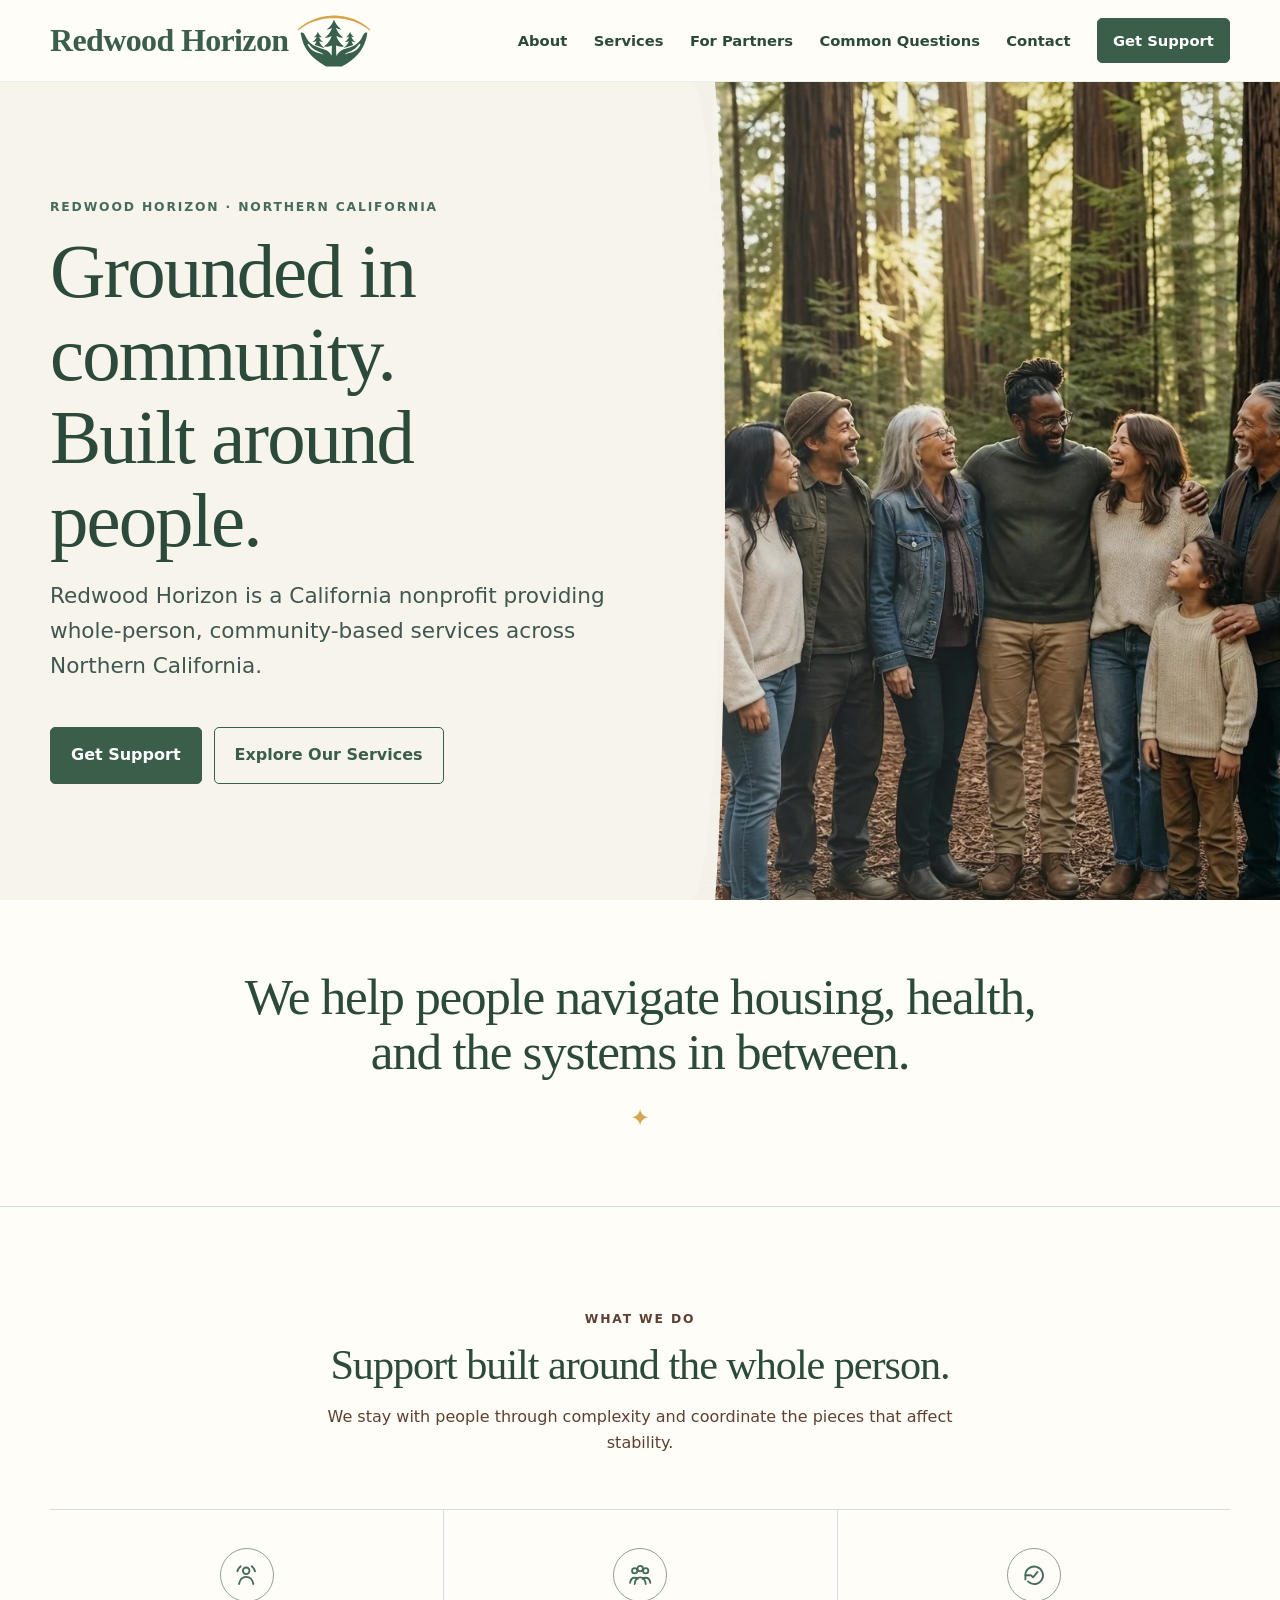
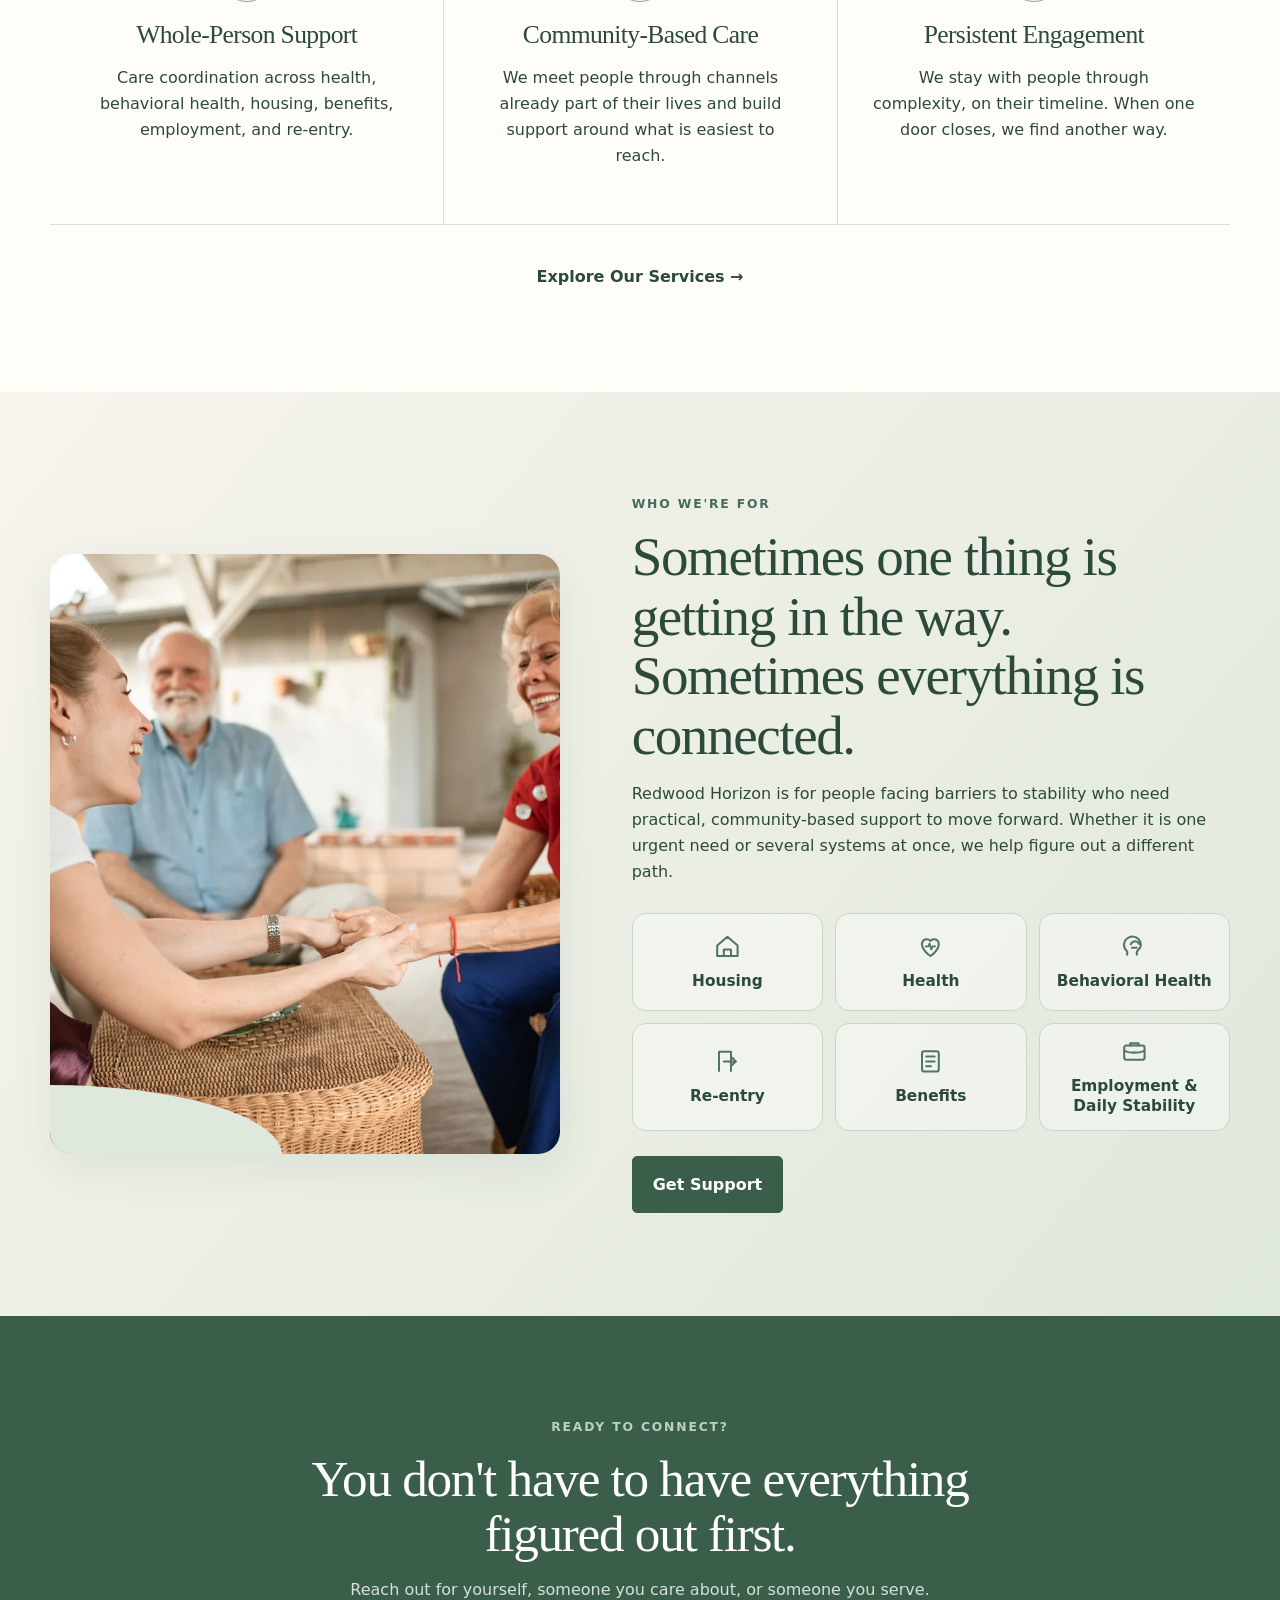
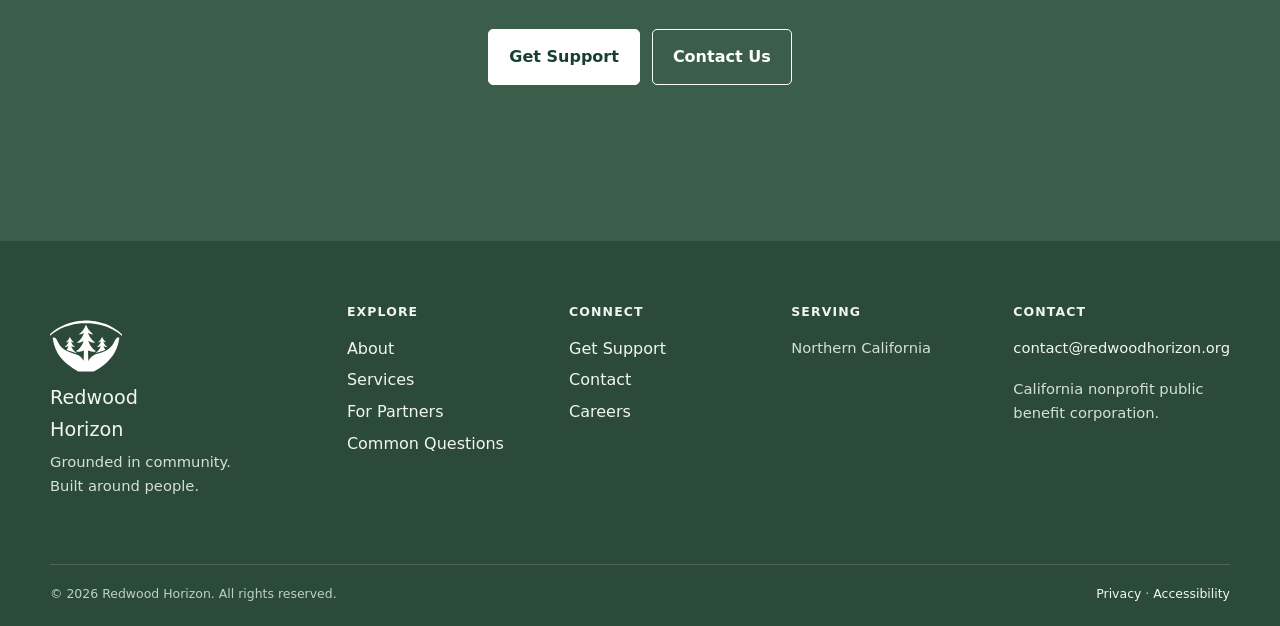
<file: index.html>
<!doctype html><html lang="en"><head><meta charset="utf-8"><meta name="viewport" content="width=device-width,initial-scale=1"><title>Redwood Horizon | Whole-Person Support in Northern California</title><link rel="icon" type="image/svg+xml" href="assets/img/redwood-mark.svg"><meta name="description" content="Whole-person, community-based wraparound services for people facing barriers to stability in Northern California."><link rel="canonical" href="https://redwoodhorizon.org/index.html"><meta property="og:type" content="website"><meta property="og:site_name" content="Redwood Horizon"><meta property="og:title" content="Redwood Horizon | Whole-Person Support in Northern California"><meta property="og:description" content="Whole-person, community-based wraparound services for people facing barriers to stability in Northern California."><meta property="og:url" content="https://redwoodhorizon.org/index.html"><meta property="og:image" content="https://redwoodhorizon.org/assets/img/redwood-mark.svg"><meta name="twitter:card" content="summary_large_image"><script type="application/ld+json">{"@context":"https://schema.org","@id":"https://redwoodhorizon.org/#organization","@type":"Organization","name":"Redwood Horizon","legalName":"Redwood Horizon","url":"https://redwoodhorizon.org/","logo":"https://redwoodhorizon.org/assets/img/redwood-mark.svg","email":"contact@redwoodhorizon.org","description":"Redwood Horizon is a California nonprofit providing whole-person, community-based services across Northern California.","areaServed":"Northern California","sameAs":[]}</script><script type="application/ld+json">{"@context":"https://schema.org","@id":"https://redwoodhorizon.org/#website","@type":"WebSite","name":"Redwood Horizon","alternateName":"redwoodhorizon.org","url":"https://redwoodhorizon.org/"}</script><link rel="stylesheet" href="assets/css/styles.css"><script src="assets/js/config.js" defer></script><script src="assets/js/site.js" defer></script></head><body><div data-site-header></div><main id="main">
<section class="hero"><div class="hero-copy"><p class="eyebrow">Redwood Horizon · Northern California</p><h1>Grounded in community.<br>Built around people.</h1><p class="lede">Redwood Horizon is a California nonprofit providing whole-person, community-based services across Northern California.</p><div class="actions"><a class="button" href="get-support.html">Get Support</a><a class="button button-outline" href="services.html">Explore Our Services</a></div></div><div class="hero-photo"><img src="assets/img/hero-people.webp" width="747" height="1264" fetchpriority="high" alt="A warm, diverse group of people, centered together in a redwood forest clearing, laughing in community with one hand on a neighbor's shoulder"><span class="photo-wash" aria-hidden="true"></span></div></section>
<section class="positioning"><h2>We help people navigate housing, health, and the systems in between.</h2><span class="star" aria-hidden="true">✦</span></section>
<section class="section"><div class="shell"><div class="section-head section-head-compact"><p class="eyebrow">What We Do</p><h2>Support built around the whole person.</h2><p>We stay with people through complexity and coordinate the pieces that affect stability.</p></div><div class="service-triad"><article class="triad-item"><div class="round-icon"><svg class="icon" aria-hidden="true"><use href="assets/img/icons.svg#icon-whole-person"></use></svg></div><h3>Whole-Person Support</h3><p>Care coordination across health, behavioral health, housing, benefits, employment, and re-entry.</p></article><article class="triad-item"><div class="round-icon"><svg class="icon" aria-hidden="true"><use href="assets/img/icons.svg#icon-community"></use></svg></div><h3>Community-Based Care</h3><p>We meet people through channels already part of their lives and build support around what is easiest to reach.</p></article><article class="triad-item"><div class="round-icon"><svg class="icon" aria-hidden="true"><use href="assets/img/icons.svg#icon-persistent"></use></svg></div><h3>Persistent Engagement</h3><p>We stay with people through complexity, on their timeline. When one door closes, we find another way.</p></article></div><div class="center-action"><a class="text-link" href="services.html">Explore Our Services →</a></div></div></section>
<section class="section section-soft audience-section"><div class="shell audience-photo-grid"><div class="audience-photo"><img src="assets/img/who-for.webp" width="1400" height="933" loading="lazy" alt="Three adults sharing a warm conversation together"></div><div class="audience-content"><p class="eyebrow">Who We're For</p><h2>Sometimes one thing is getting in the way.<br>Sometimes everything is connected.</h2><p>Redwood Horizon is for people facing barriers to stability who need practical, community-based support to move forward. Whether it is one urgent need or several systems at once, we help figure out a different path.</p><div class="domain-grid domain-grid-compact"><div class="domain"><svg class="icon" aria-hidden="true"><use href="assets/img/icons.svg#icon-housing"></use></svg><span>Housing</span></div><div class="domain"><svg class="icon" aria-hidden="true"><use href="assets/img/icons.svg#icon-health"></use></svg><span>Health</span></div><div class="domain"><svg class="icon" aria-hidden="true"><use href="assets/img/icons.svg#icon-behavioral"></use></svg><span>Behavioral Health</span></div><div class="domain"><svg class="icon" aria-hidden="true"><use href="assets/img/icons.svg#icon-reentry"></use></svg><span>Re-entry</span></div><div class="domain"><svg class="icon" aria-hidden="true"><use href="assets/img/icons.svg#icon-benefits"></use></svg><span>Benefits</span></div><div class="domain"><svg class="icon" aria-hidden="true"><use href="assets/img/icons.svg#icon-employment"></use></svg><span>Employment &amp; Daily Stability</span></div></div><a class="button" href="get-support.html">Get Support</a></div></div></section>
<section class="section section-dark"><div class="shell section-head"><p class="eyebrow" style="color:#b9d0c3">Ready to connect?</p><h2>You don't have to have everything figured out first.</h2><p>Reach out for yourself, someone you care about, or someone you serve.</p><div class="actions" style="justify-content:center"><a class="button" style="background:#fff;color:#173f35;border-color:#fff" href="get-support.html">Get Support</a><a class="button button-outline" style="border-color:#fff;color:#fff" href="contact.html">Contact Us</a></div></div></section>
</main><div data-site-footer></div></body></html>
</file>
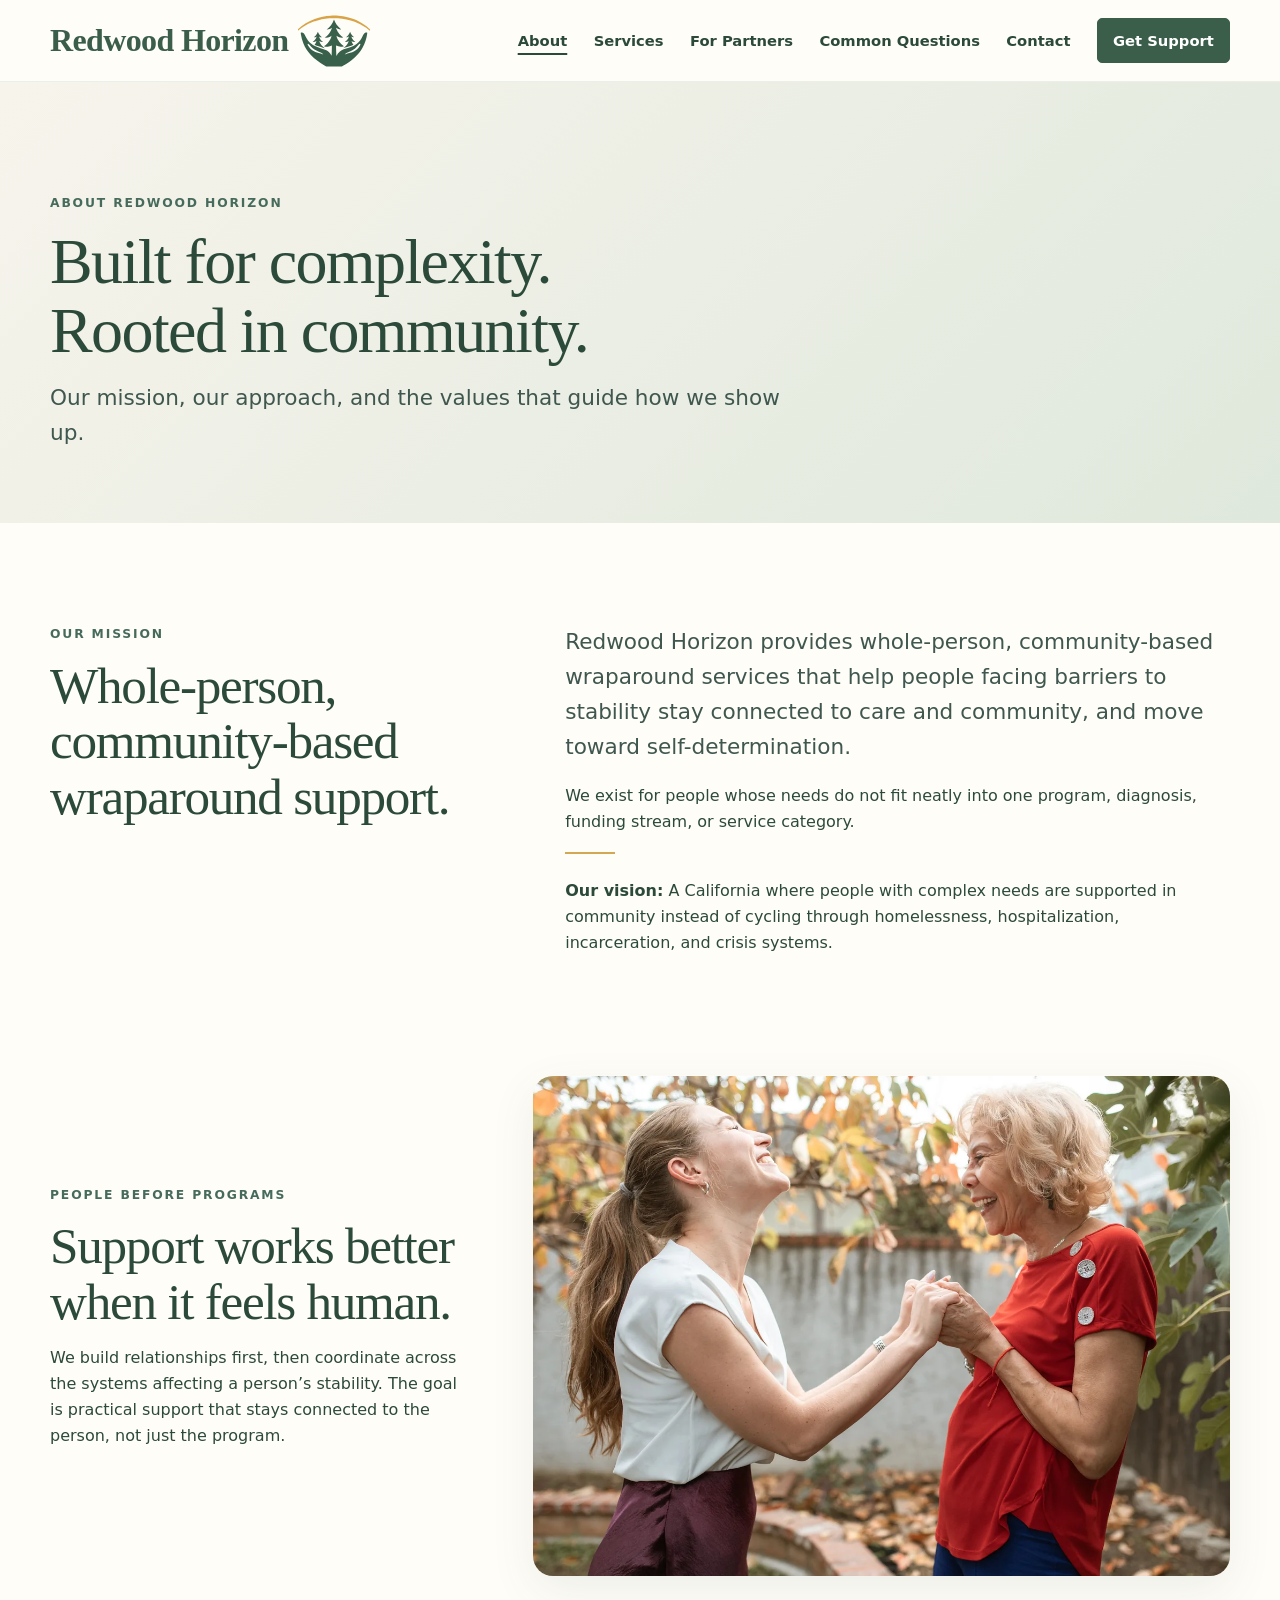
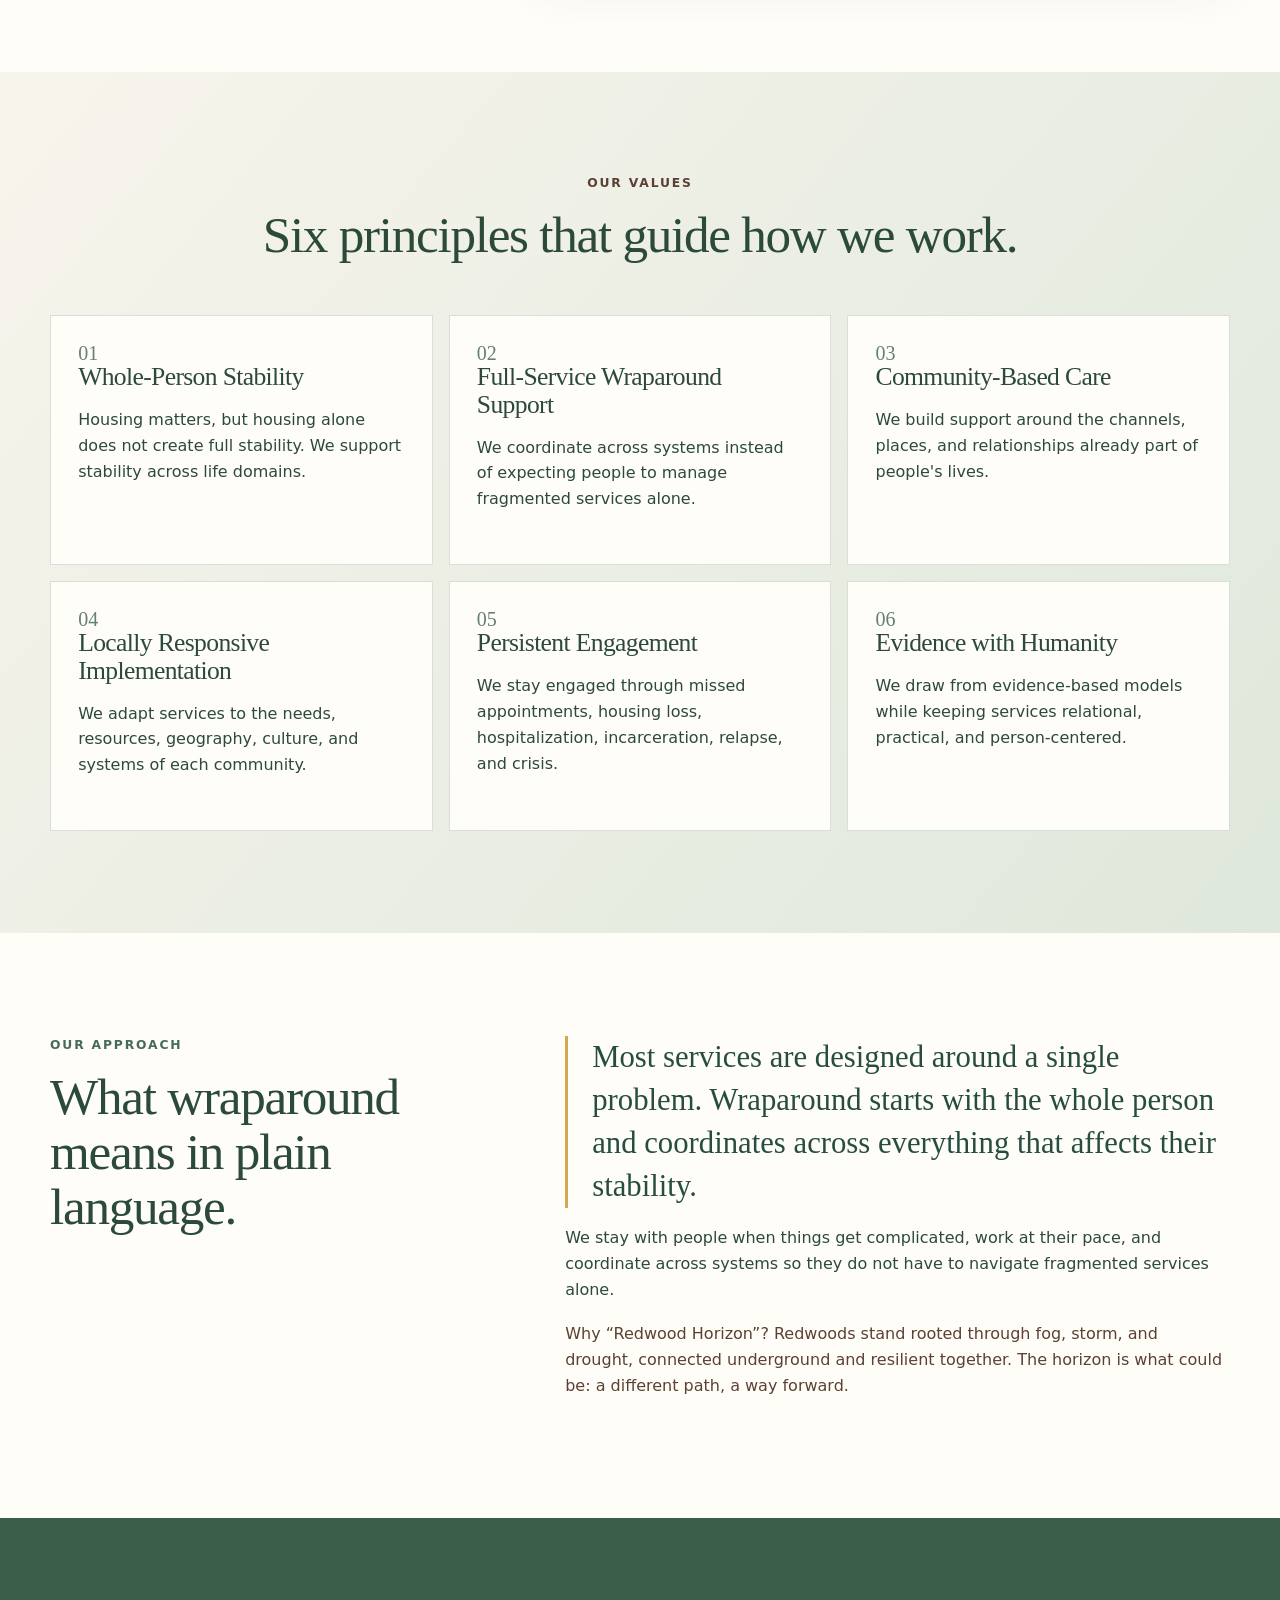
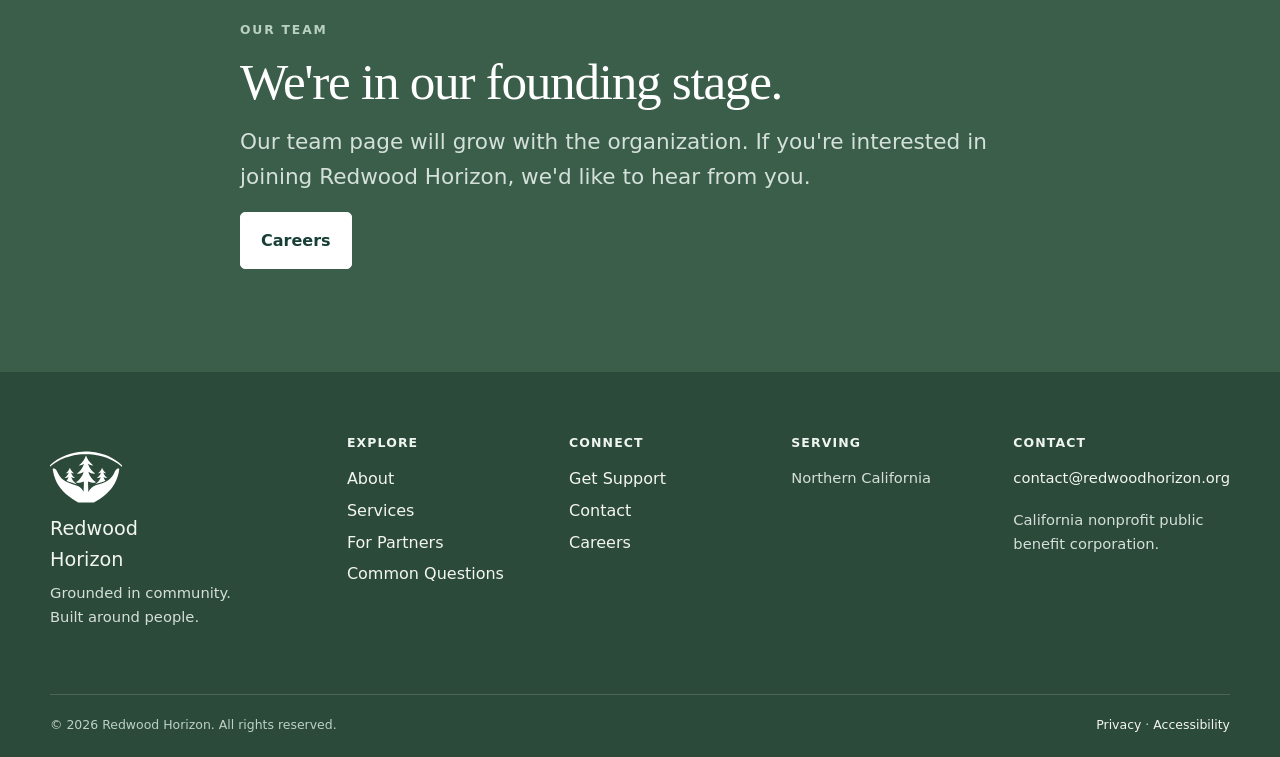
<file: about.html>
<!doctype html><html lang="en"><head><meta charset="utf-8"><meta name="viewport" content="width=device-width,initial-scale=1"><title>About Redwood Horizon | Northern California Nonprofit</title><link rel="icon" type="image/svg+xml" href="assets/img/redwood-mark.svg"><meta name="description" content="Our mission, our approach, and the values that guide Redwood Horizon."><link rel="canonical" href="https://redwoodhorizon.org/about.html"><meta property="og:type" content="website"><meta property="og:site_name" content="Redwood Horizon"><meta property="og:title" content="About Redwood Horizon"><meta property="og:description" content="Our mission, our approach, and the values that guide Redwood Horizon."><meta property="og:url" content="https://redwoodhorizon.org/about.html"><meta property="og:image" content="https://redwoodhorizon.org/assets/img/redwood-mark.svg"><meta name="twitter:card" content="summary_large_image"><link rel="stylesheet" href="assets/css/styles.css"><script src="assets/js/config.js" defer></script><script src="assets/js/site.js" defer></script></head><body><div data-site-header></div><main id="main"><section class="page-hero"><div class="shell"><p class="eyebrow">About Redwood Horizon</p><h1>Built for complexity.<br>Rooted in community.</h1><p class="lede">Our mission, our approach, and the values that guide how we show up.</p></div></section>
<section class="section"><div class="shell intro-split"><div><p class="eyebrow">Our Mission</p><h2>Whole-person, community-based wraparound support.</h2></div><div><p class="lede">Redwood Horizon provides whole-person, community-based wraparound services that help people facing barriers to stability stay connected to care and community, and move toward self-determination.</p><p>We exist for people whose needs do not fit neatly into one program, diagnosis, funding stream, or service category.</p><div class="kicker-line"></div><p><strong>Our vision:</strong> A California where people with complex needs are supported in community instead of cycling through homelessness, hospitalization, incarceration, and crisis systems.</p></div></div></section>
<section class="about-photo-story"><div class="shell about-photo-grid"><div class="about-photo-copy"><p class="eyebrow">People before programs</p><h2>Support works better when it feels human.</h2><p>We build relationships first, then coordinate across the systems affecting a person’s stability. The goal is practical support that stays connected to the person, not just the program.</p></div><div class="about-photo"><img src="assets/img/about-connection.webp" width="1400" height="933" loading="lazy" alt="Two women sharing a warm conversation outdoors"></div></div></section>
<section class="section section-soft"><div class="shell"><div class="section-head"><p class="eyebrow">Our Values</p><h2>Six principles that guide how we work.</h2></div><div class="values-grid"><article class="value-card"><div class="step-num">01</div><h3>Whole-Person Stability</h3><p>Housing matters, but housing alone does not create full stability. We support stability across life domains.</p></article><article class="value-card"><div class="step-num">02</div><h3>Full-Service Wraparound Support</h3><p>We coordinate across systems instead of expecting people to manage fragmented services alone.</p></article><article class="value-card"><div class="step-num">03</div><h3>Community-Based Care</h3><p>We build support around the channels, places, and relationships already part of people's lives.</p></article><article class="value-card"><div class="step-num">04</div><h3>Locally Responsive Implementation</h3><p>We adapt services to the needs, resources, geography, culture, and systems of each community.</p></article><article class="value-card"><div class="step-num">05</div><h3>Persistent Engagement</h3><p>We stay engaged through missed appointments, housing loss, hospitalization, incarceration, relapse, and crisis.</p></article><article class="value-card"><div class="step-num">06</div><h3>Evidence with Humanity</h3><p>We draw from evidence-based models while keeping services relational, practical, and person-centered.</p></article></div></div></section>
<section class="section"><div class="shell intro-split"><div><p class="eyebrow">Our Approach</p><h2>What wraparound means in plain language.</h2></div><div><p class="quote-block">Most services are designed around a single problem. Wraparound starts with the whole person and coordinates across everything that affects their stability.</p><p>We stay with people when things get complicated, work at their pace, and coordinate across systems so they do not have to navigate fragmented services alone.</p><p class="muted">Why “Redwood Horizon”? Redwoods stand rooted through fog, storm, and drought, connected underground and resilient together. The horizon is what could be: a different path, a way forward.</p></div></div></section>
<section class="section section-dark"><div class="narrow"><p class="eyebrow" style="color:#b9d0c3">Our Team</p><h2>We're in our founding stage.</h2><p class="lede" style="color:#d4e0da">Our team page will grow with the organization. If you're interested in joining Redwood Horizon, we'd like to hear from you.</p><a class="button" style="background:#fff;color:#173f35;border-color:#fff" href="careers.html">Careers</a></div></section></main><div data-site-footer></div></body></html>
</file>
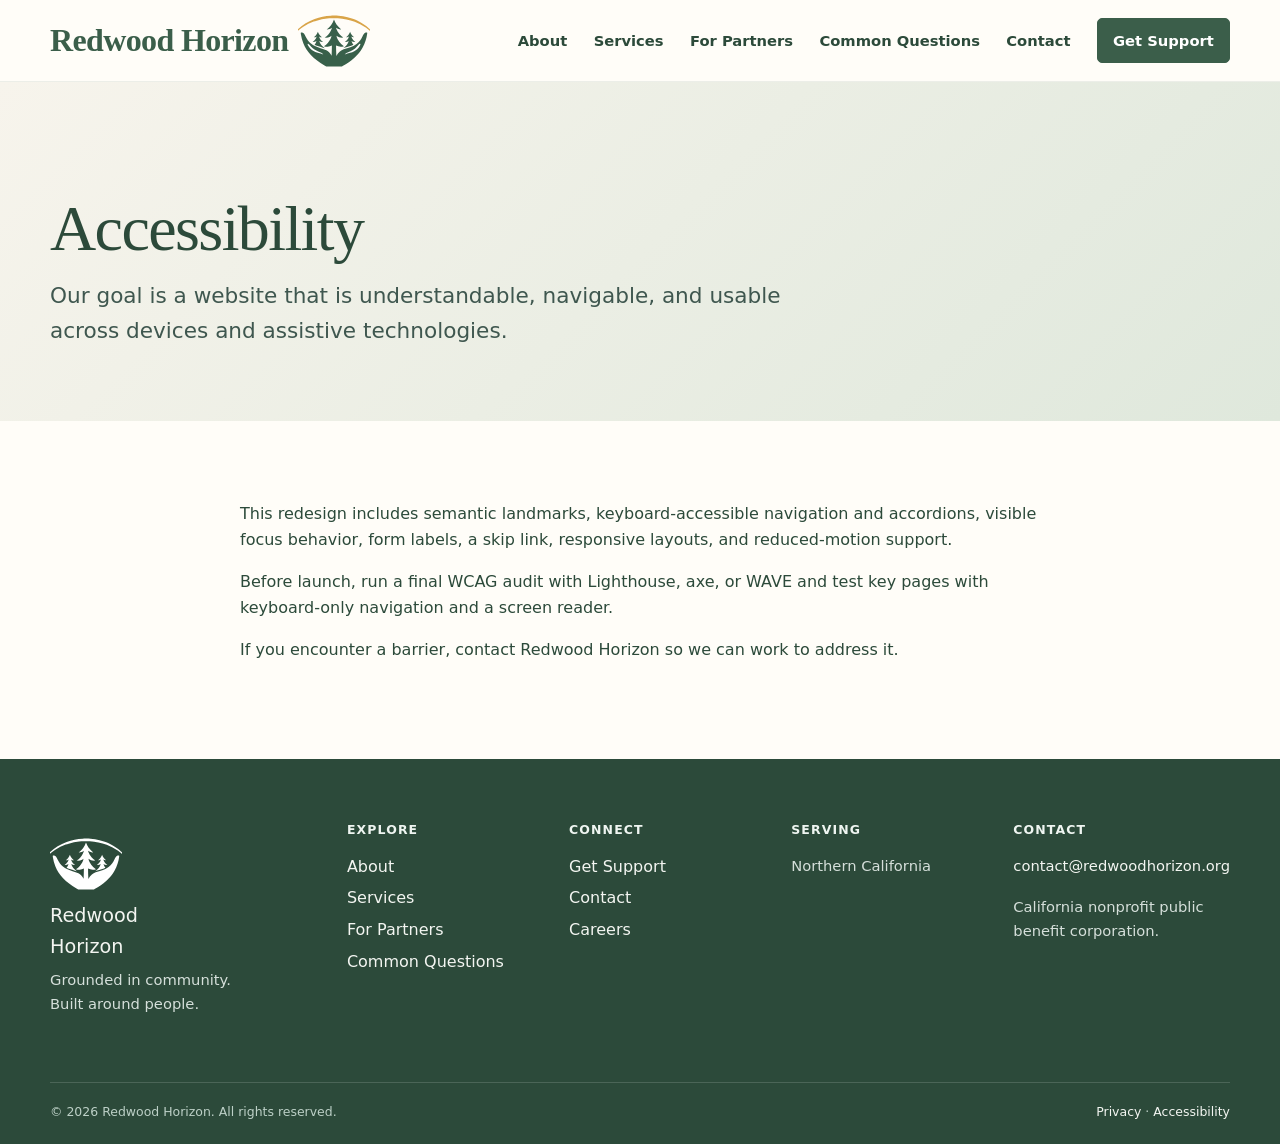
<file: accessibility.html>
<!doctype html><html lang="en"><head><meta charset="utf-8"><meta name="viewport" content="width=device-width,initial-scale=1"><link rel="canonical" href="https://redwoodhorizon.org/accessibility.html"><meta property="og:type" content="website"><meta property="og:site_name" content="Redwood Horizon"><meta property="og:title" content="Accessibility | Redwood Horizon"><meta property="og:description" content="Our commitment to a website that is navigable and usable for everyone."><meta property="og:url" content="https://redwoodhorizon.org/accessibility.html"><meta property="og:image" content="https://redwoodhorizon.org/assets/img/redwood-mark.svg"><meta name="twitter:card" content="summary_large_image"><title>Accessibility | Redwood Horizon</title><link rel="icon" type="image/svg+xml" href="assets/img/redwood-mark.svg"><link rel="stylesheet" href="assets/css/styles.css"><script src="assets/js/config.js" defer></script><script src="assets/js/site.js" defer></script></head><body><div data-site-header></div><main id="main"><section class="page-hero"><div class="shell"><h1>Accessibility</h1><p class="lede">Our goal is a website that is understandable, navigable, and usable across devices and assistive technologies.</p></div></section><section class="legal"><div class="narrow"><p>This redesign includes semantic landmarks, keyboard-accessible navigation and accordions, visible focus behavior, form labels, a skip link, responsive layouts, and reduced-motion support.</p><p>Before launch, run a final WCAG audit with Lighthouse, axe, or WAVE and test key pages with keyboard-only navigation and a screen reader.</p><p>If you encounter a barrier, contact Redwood Horizon so we can work to address it.</p></div></section></main><div data-site-footer></div></body></html>
</file>
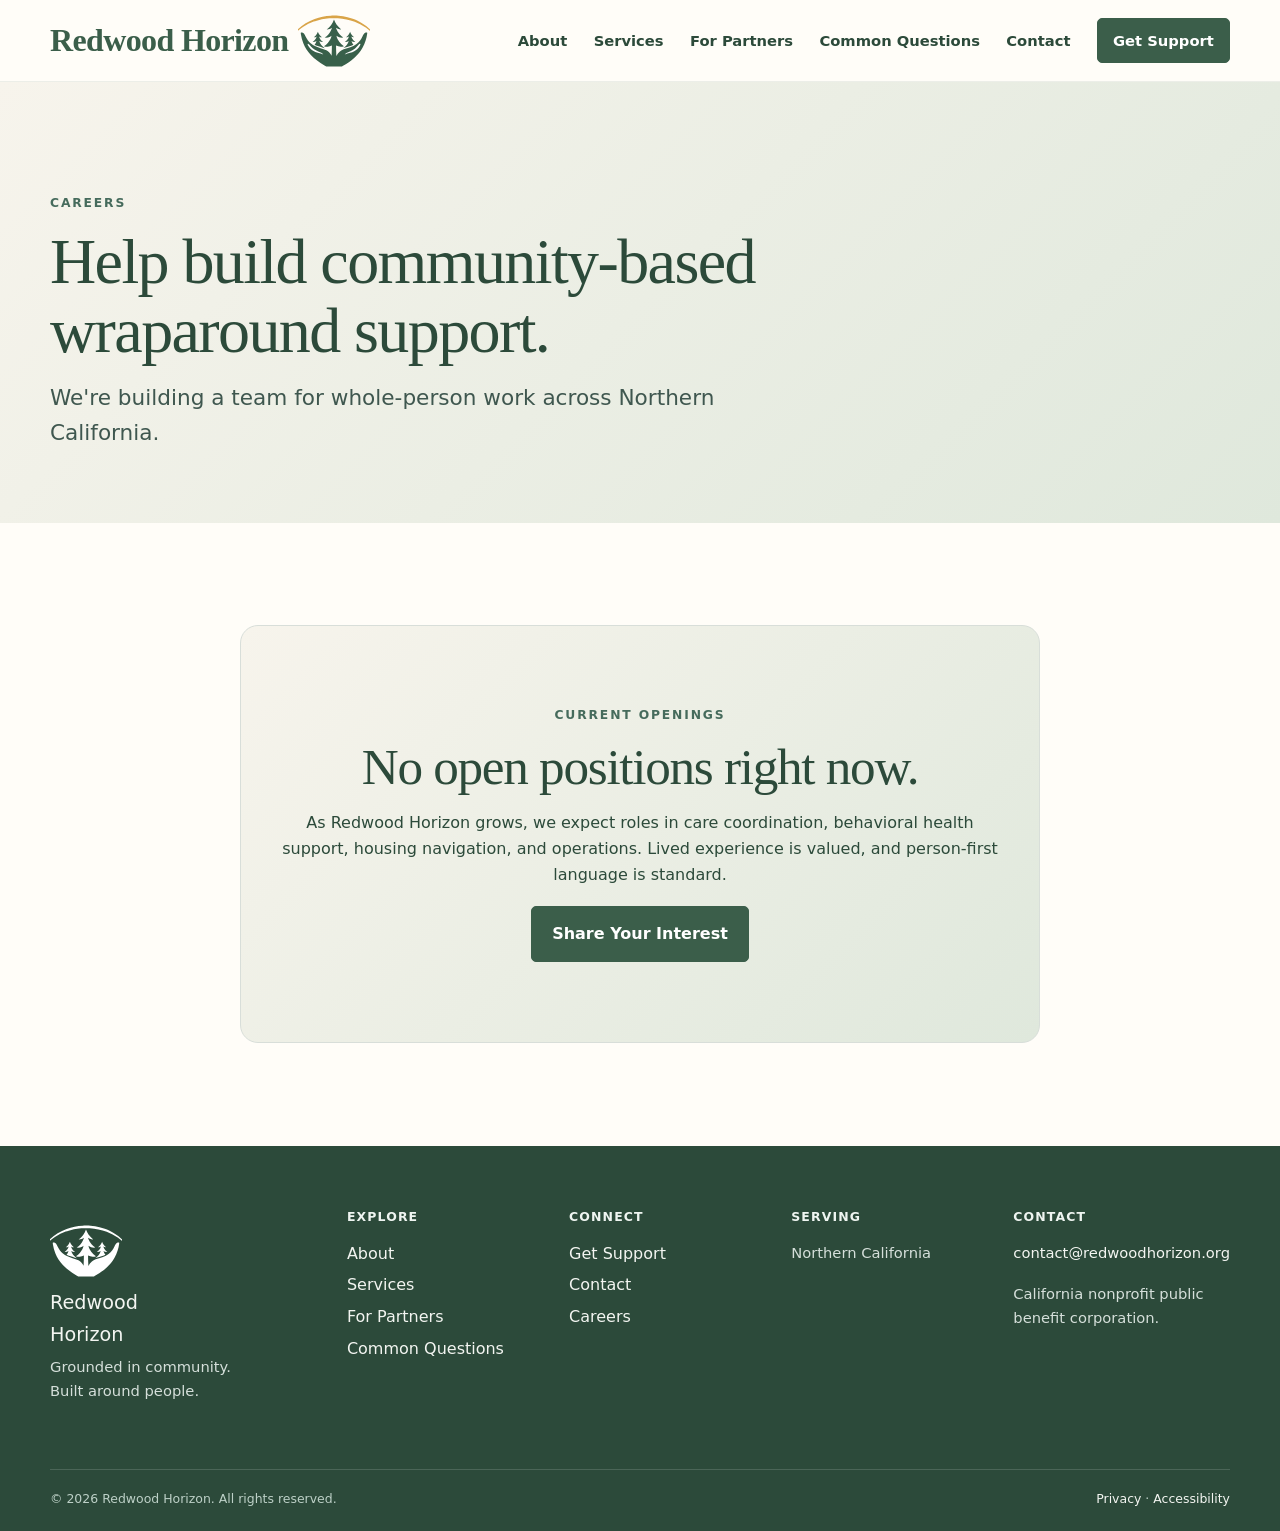
<file: careers.html>
<!doctype html><html lang="en"><head><meta charset="utf-8"><meta name="viewport" content="width=device-width,initial-scale=1"><title>Careers | Redwood Horizon</title><link rel="icon" type="image/svg+xml" href="assets/img/redwood-mark.svg"><meta name="description" content="Future career opportunities with Redwood Horizon in Northern California."><link rel="canonical" href="https://redwoodhorizon.org/careers.html"><meta property="og:type" content="website"><meta property="og:site_name" content="Redwood Horizon"><meta property="og:title" content="Careers | Redwood Horizon"><meta property="og:description" content="Future career opportunities with Redwood Horizon in Northern California."><meta property="og:url" content="https://redwoodhorizon.org/careers.html"><meta property="og:image" content="https://redwoodhorizon.org/assets/img/redwood-mark.svg"><meta name="twitter:card" content="summary_large_image"><link rel="stylesheet" href="assets/css/styles.css"><script src="assets/js/config.js" defer></script><script src="assets/js/site.js" defer></script></head><body><div data-site-header></div><main id="main"><section class="page-hero"><div class="shell"><p class="eyebrow">Careers</p><h1>Help build community-based<br>wraparound support.</h1><p class="lede">We're building a team for whole-person work across Northern California.</p></div></section><section class="section"><div class="narrow"><div class="empty-state"><p class="eyebrow">Current Openings</p><h2>No open positions right now.</h2><p>As Redwood Horizon grows, we expect roles in care coordination, behavioral health support, housing navigation, and operations. Lived experience is valued, and person-first language is standard.</p><a class="button" href="contact.html">Share Your Interest</a></div></div></section></main><div data-site-footer></div></body></html>
</file>
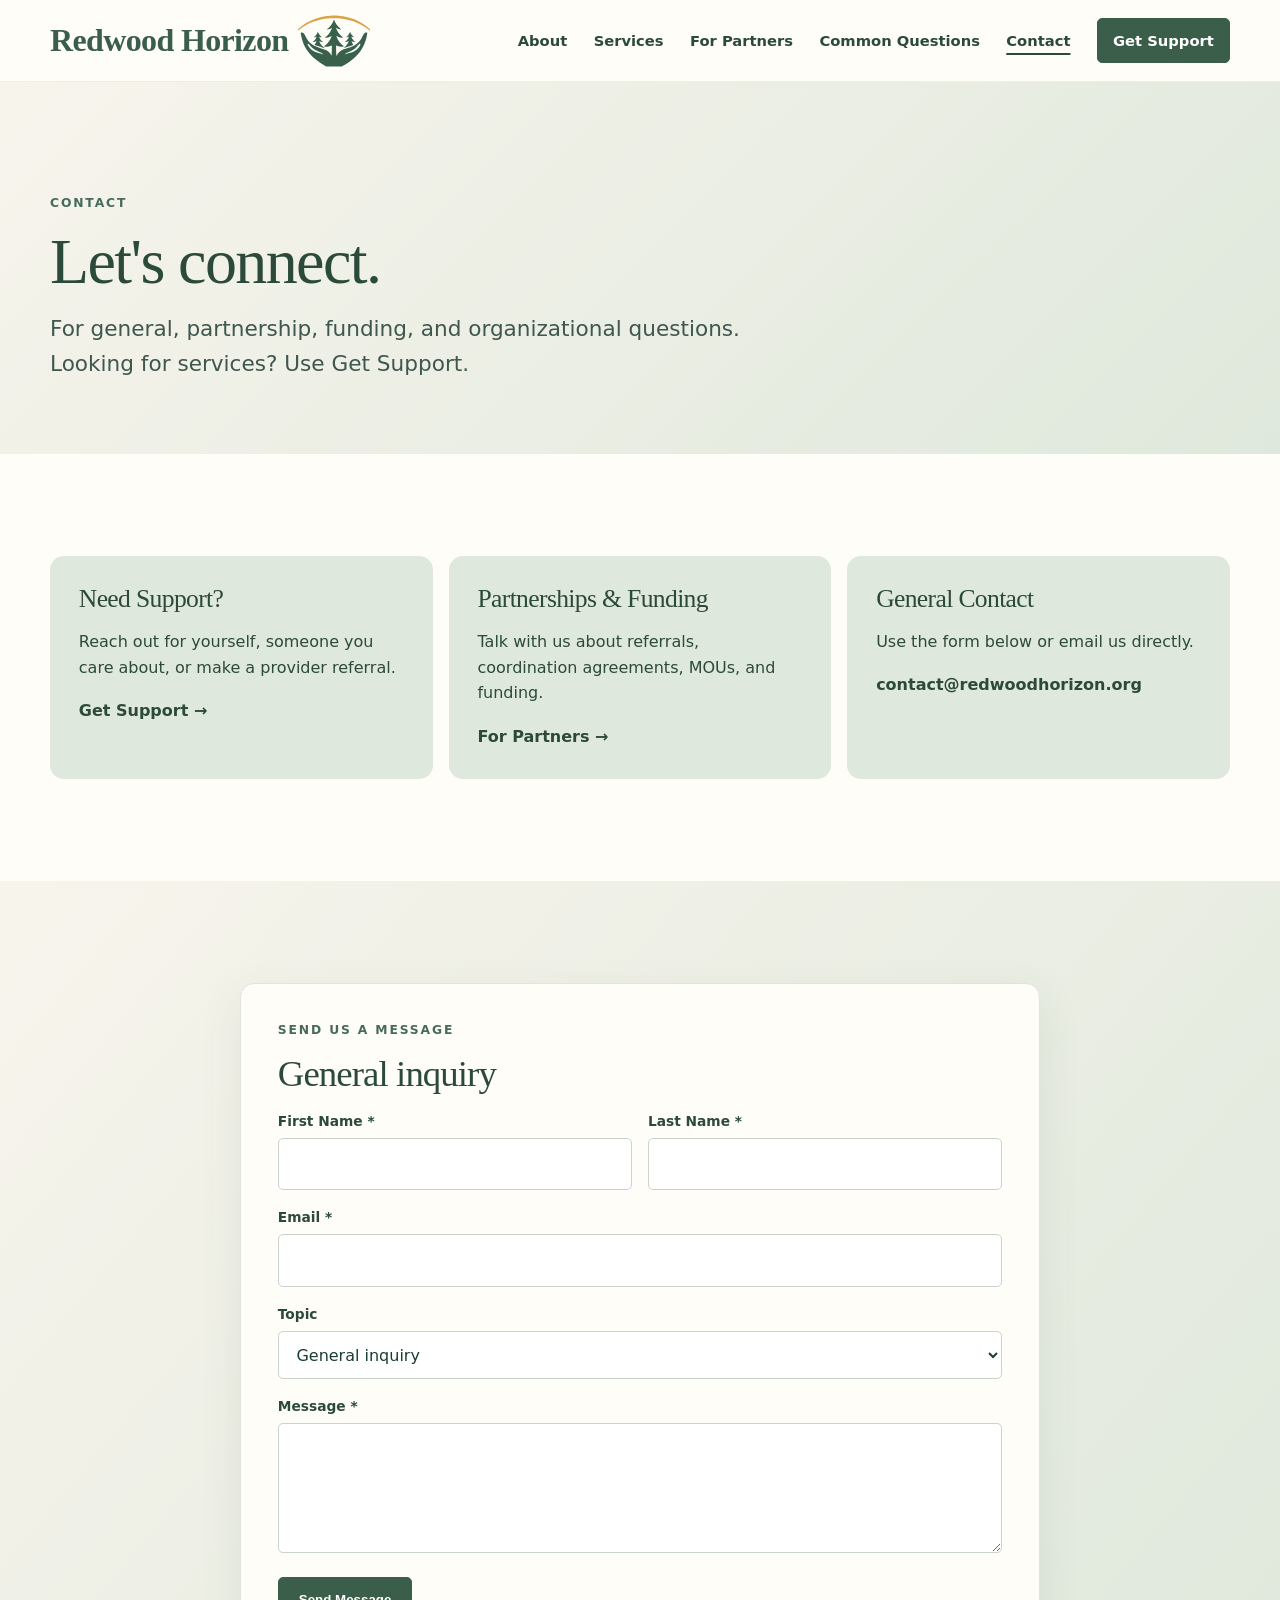
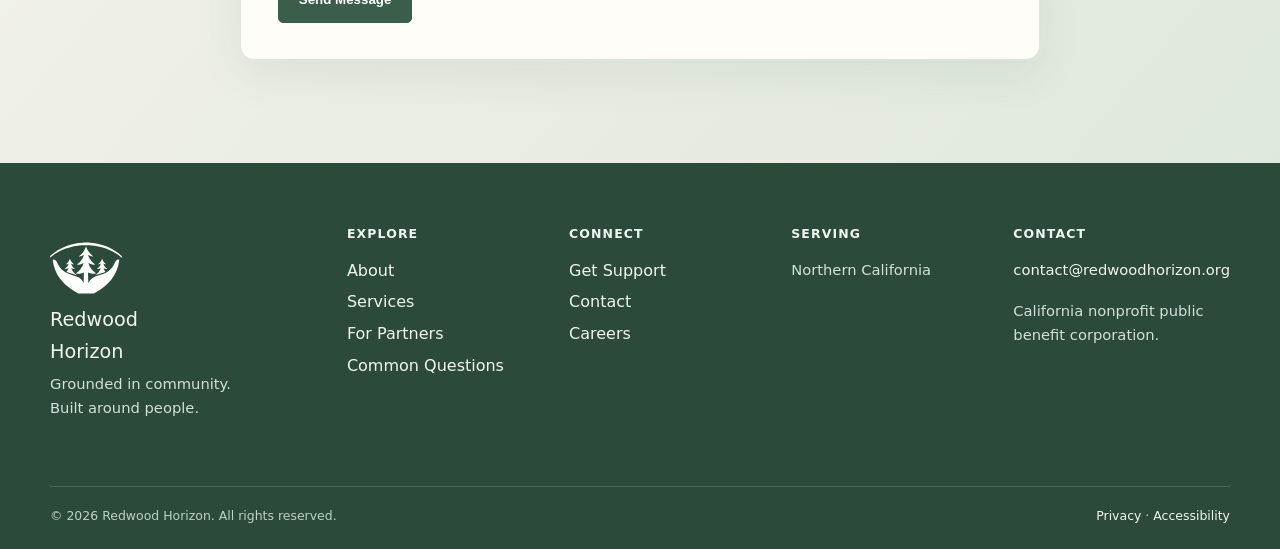
<file: contact.html>
<!doctype html><html lang="en"><head><meta charset="utf-8"><meta name="viewport" content="width=device-width,initial-scale=1"><title>Contact | Redwood Horizon</title><link rel="icon" type="image/svg+xml" href="assets/img/redwood-mark.svg"><meta name="description" content="Contact Redwood Horizon for partnerships, funding, media, or general organizational questions."><link rel="canonical" href="https://redwoodhorizon.org/contact.html"><meta property="og:type" content="website"><meta property="og:site_name" content="Redwood Horizon"><meta property="og:title" content="Contact | Redwood Horizon"><meta property="og:description" content="Contact Redwood Horizon for partnerships, funding, media, or general organizational questions."><meta property="og:url" content="https://redwoodhorizon.org/contact.html"><meta property="og:image" content="https://redwoodhorizon.org/assets/img/redwood-mark.svg"><meta name="twitter:card" content="summary_large_image"><link rel="stylesheet" href="assets/css/styles.css"><script src="assets/js/config.js" defer></script><script src="assets/js/site.js" defer></script></head><body><div data-site-header></div><main id="main"><section class="page-hero"><div class="shell"><p class="eyebrow">Contact</p><h1>Let's connect.</h1><p class="lede">For general, partnership, funding, and organizational questions. Looking for services? Use Get Support.</p></div></section><section class="section"><div class="shell"><div class="contact-cards"><article class="contact-card"><h3>Need Support?</h3><p>Reach out for yourself, someone you care about, or make a provider referral.</p><a class="text-link" href="get-support.html">Get Support →</a></article><article class="contact-card"><h3>Partnerships & Funding</h3><p>Talk with us about referrals, coordination agreements, MOUs, and funding.</p><a class="text-link" href="partners.html">For Partners →</a></article><article class="contact-card"><h3>General Contact</h3><p>Use the form below or email us directly.</p><a class="text-link" href="contact.html" data-contact-email>Contact us →</a></article></div></div></section><section class="section section-soft"><div class="narrow"><div class="form-card"><p class="eyebrow">Send Us a Message</p><h2 style="font-size:2.3rem">General inquiry</h2><form data-contact-form><div data-form-status hidden></div><div class="field-grid"><div class="field"><label for="first">First Name *</label><input id="first" name="first_name" required></div><div class="field"><label for="last">Last Name *</label><input id="last" name="last_name" required></div></div><div class="field"><label for="email">Email *</label><input id="email" name="email" type="email" required></div><div class="field"><label for="topic">Topic</label><select id="topic" name="topic"><option>General inquiry</option><option>Partnership</option><option>Funding</option><option>Media</option><option>Careers</option><option>Other</option></select></div><div class="field"><label for="message">Message *</label><textarea id="message" name="message" required></textarea></div><button class="button" type="submit">Send Message</button></form></div></div></section></main><div data-site-footer></div></body></html>
</file>
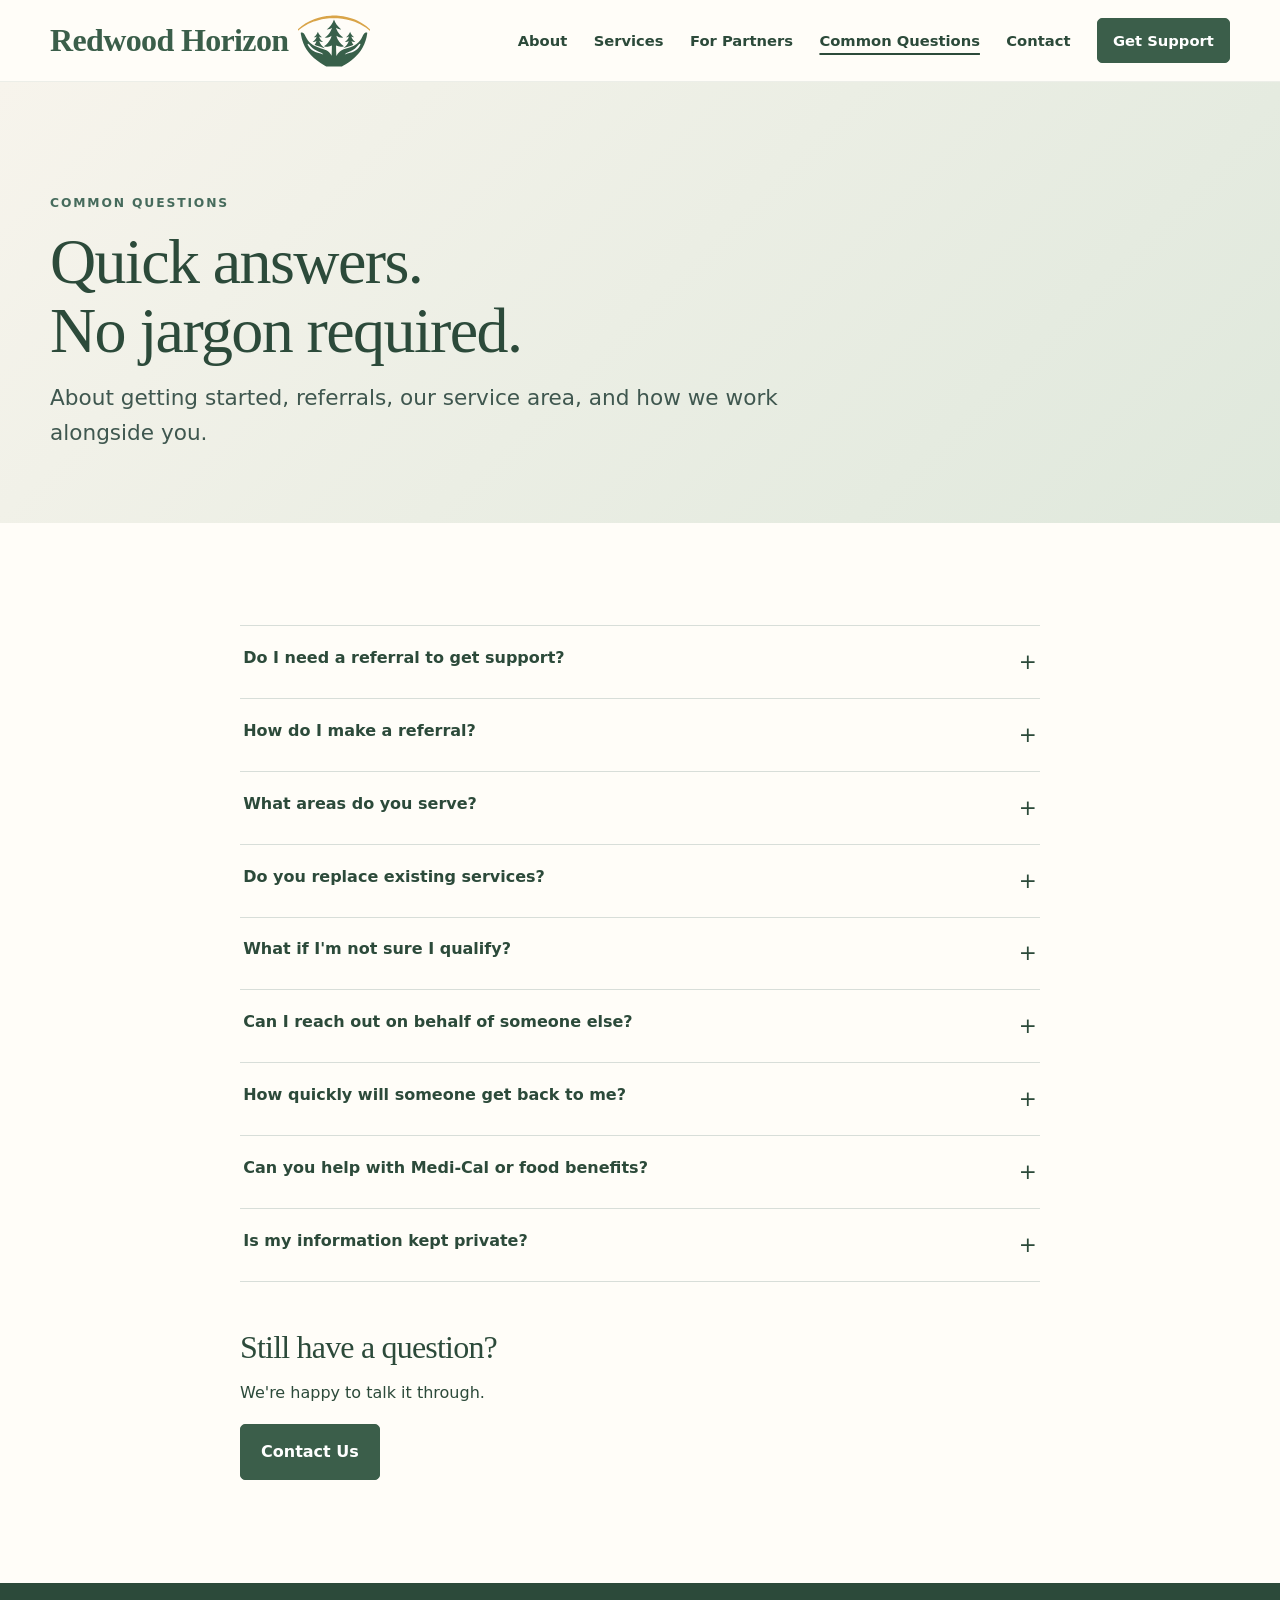
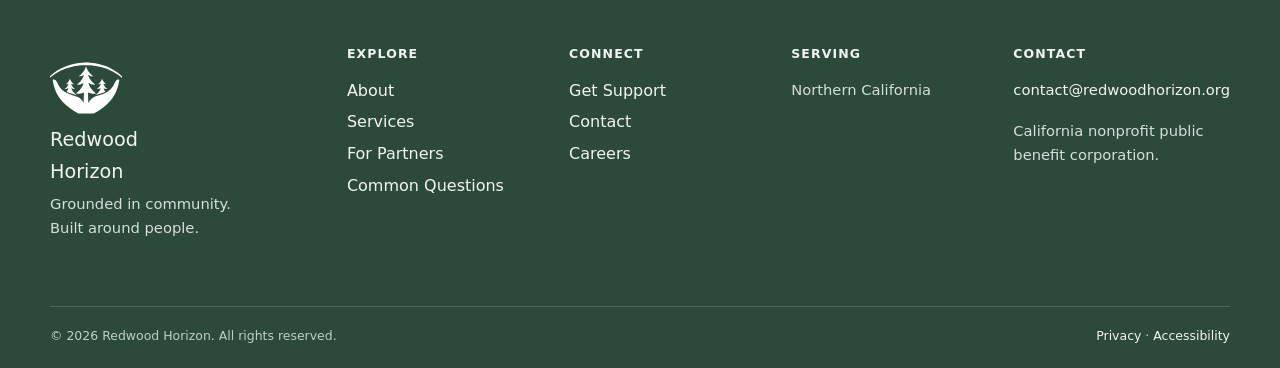
<file: faq.html>
<!doctype html><html lang="en"><head><meta charset="utf-8"><meta name="viewport" content="width=device-width,initial-scale=1"><title>Common Questions | Redwood Horizon</title><link rel="icon" type="image/svg+xml" href="assets/img/redwood-mark.svg"><meta name="description" content="Answers about Redwood Horizon services, referrals, eligibility, privacy, and service area."><link rel="canonical" href="https://redwoodhorizon.org/faq.html"><meta property="og:type" content="website"><meta property="og:site_name" content="Redwood Horizon"><meta property="og:title" content="Common Questions | Redwood Horizon"><meta property="og:description" content="Answers about Redwood Horizon services, referrals, eligibility, privacy, and service area."><meta property="og:url" content="https://redwoodhorizon.org/faq.html"><meta property="og:image" content="https://redwoodhorizon.org/assets/img/redwood-mark.svg"><meta name="twitter:card" content="summary_large_image"><link rel="stylesheet" href="assets/css/styles.css"><script src="assets/js/config.js" defer></script><script src="assets/js/site.js" defer></script></head><body><div data-site-header></div><main id="main"><section class="page-hero"><div class="shell"><p class="eyebrow">Common Questions</p><h1>Quick answers.<br>No jargon required.</h1><p class="lede">About getting started, referrals, our service area, and how we work alongside you.</p></div></section><section class="section"><div class="narrow"><div class="accordion">
<div class="accordion-item"><button aria-expanded="false" aria-controls="faq1">Do I need a referral to get support?</button><div class="accordion-panel" id="faq1" hidden>No. You can reach out directly for yourself or someone you care about. Providers and caseworkers can also refer someone through the same form.</div></div>
<div class="accordion-item"><button aria-expanded="false" aria-controls="faq2">How do I make a referral?</button><div class="accordion-panel" id="faq2" hidden>Use our Get Support form or contact us directly. We accept warm referrals from providers, caseworkers, county staff, health plans, and community organizations.</div></div>
<div class="accordion-item"><button aria-expanded="false" aria-controls="faq3">What areas do you serve?</button><div class="accordion-panel" id="faq3" hidden>We provide support across Northern California.</div></div>
<div class="accordion-item"><button aria-expanded="false" aria-controls="faq4">Do you replace existing services?</button><div class="accordion-panel" id="faq4" hidden>No. We coordinate with existing providers and complement community capacity. Our goal is to fill gaps, not duplicate them.</div></div>
<div class="accordion-item"><button aria-expanded="false" aria-controls="faq5">What if I'm not sure I qualify?</button><div class="accordion-panel" id="faq5" hidden>That's okay. Reach out and we can figure out together whether our services might help. You do not need to sort through eligibility alone.</div></div>
<div class="accordion-item"><button aria-expanded="false" aria-controls="faq6">Can I reach out on behalf of someone else?</button><div class="accordion-panel" id="faq6" hidden>Yes. You can reach out for a family member, client, or someone you care about. Let us know your relationship so we can follow up appropriately.</div></div>
<div class="accordion-item"><button aria-expanded="false" aria-controls="faq7">How quickly will someone get back to me?</button><div class="accordion-panel" id="faq7" hidden>We aim to respond within two business days. If you need immediate support, call 988 or 911.</div></div>
<div class="accordion-item"><button aria-expanded="false" aria-controls="faq8">Can you help with Medi-Cal or food benefits?</button><div class="accordion-panel" id="faq8" hidden>Yes. We can help with Medi-Cal, CalFresh, and CalWORKs applications and help follow up on existing applications.</div></div>
<div class="accordion-item"><button aria-expanded="false" aria-controls="faq9">Is my information kept private?</button><div class="accordion-panel" id="faq9" hidden>Information you share is kept confidential and used only to follow up with you or coordinate services with your consent.</div></div>
</div><div style="margin-top:3rem"><h2 style="font-size:2rem">Still have a question?</h2><p>We're happy to talk it through.</p><a class="button" href="contact.html">Contact Us</a></div></div></section></main><div data-site-footer></div></body></html>
</file>
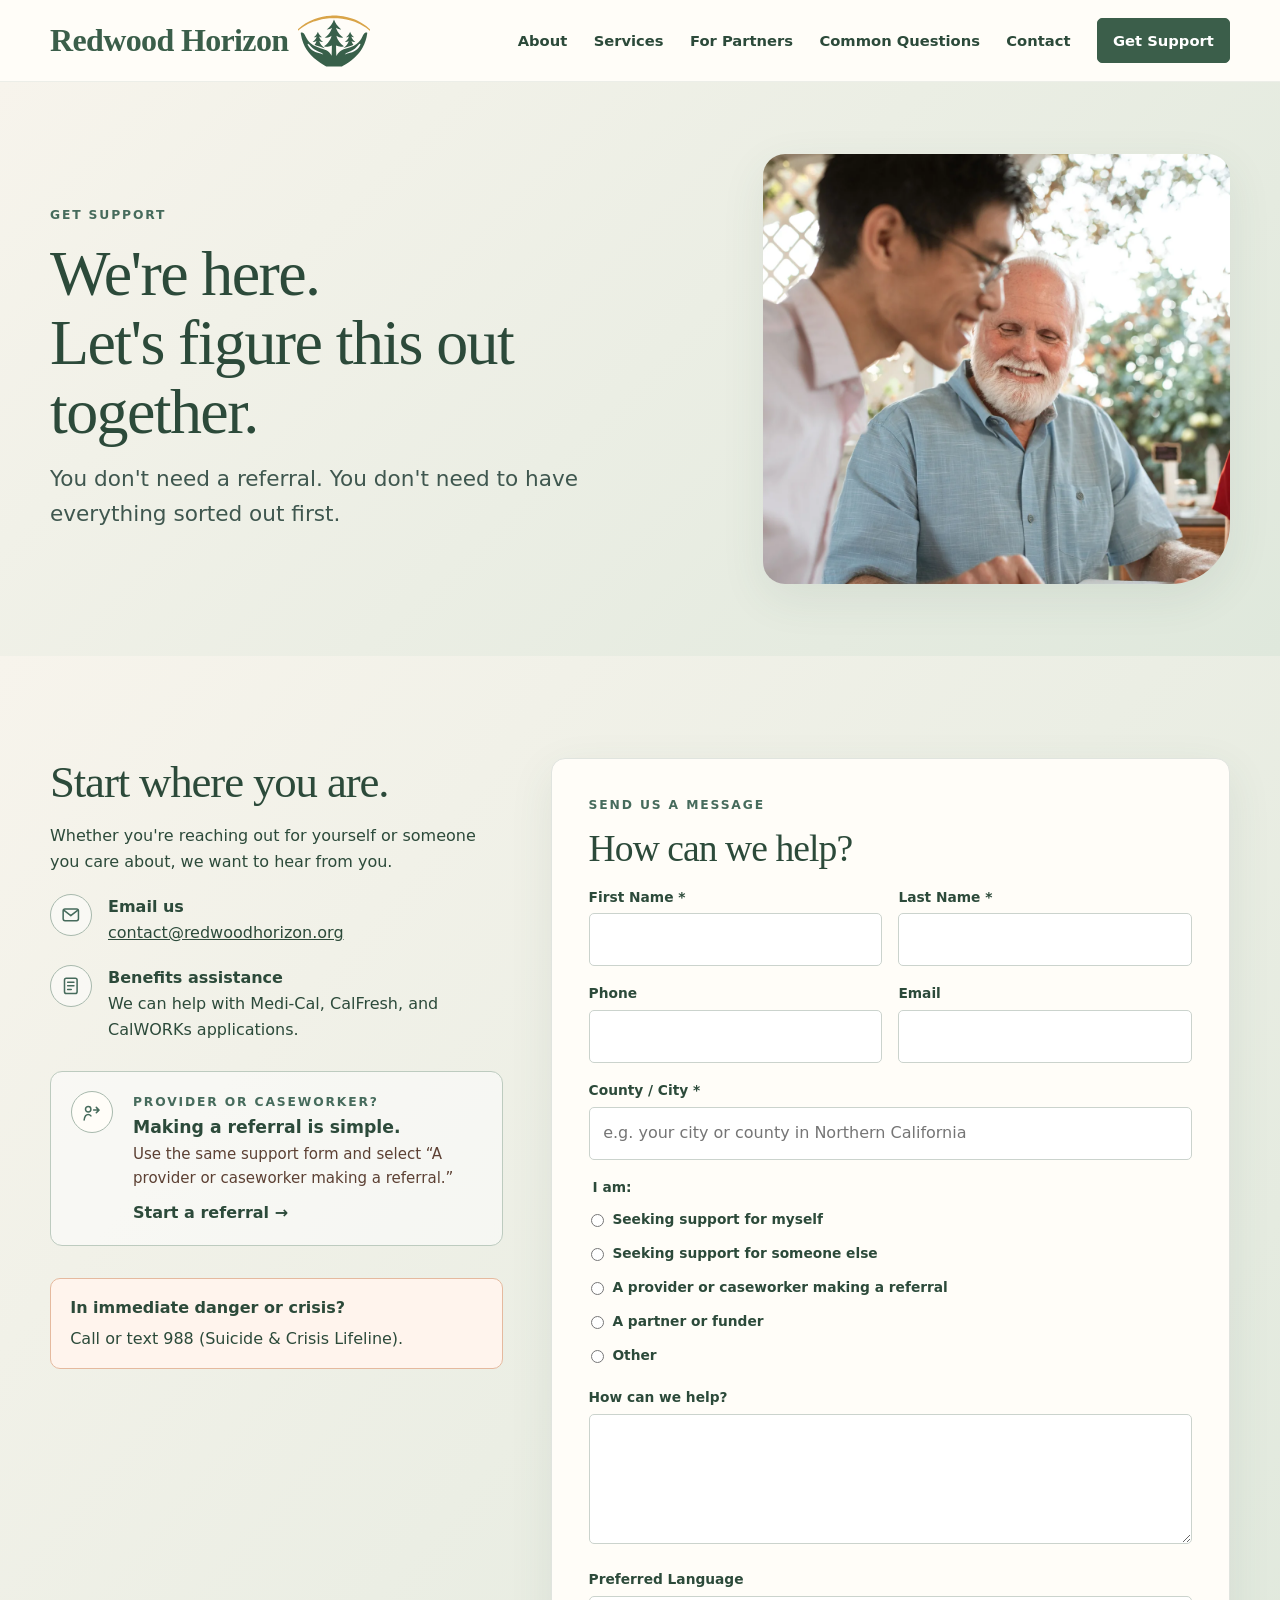
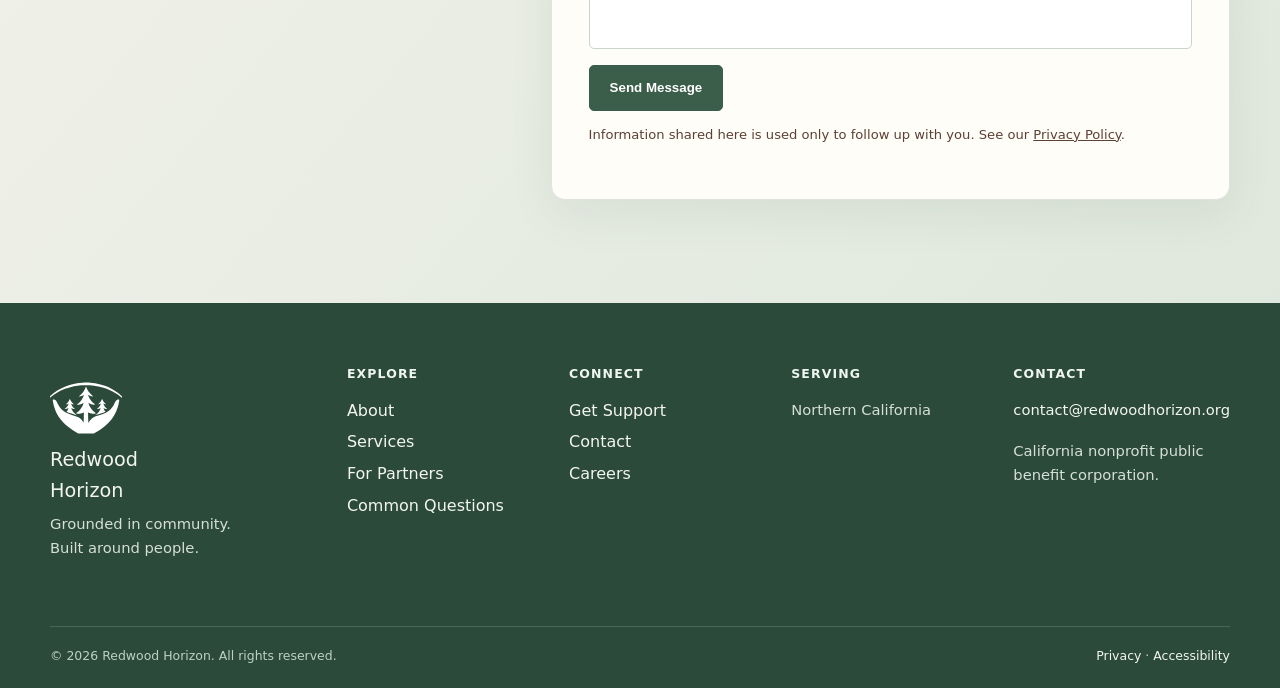
<file: get-support.html>
<!doctype html><html lang="en"><head><meta charset="utf-8"><meta name="viewport" content="width=device-width,initial-scale=1"><title>Get Support | Redwood Horizon</title><link rel="icon" type="image/svg+xml" href="assets/img/redwood-mark.svg"><meta name="description" content="Reach out to Redwood Horizon for community-based support. No referral required."><link rel="canonical" href="https://redwoodhorizon.org/get-support.html"><meta property="og:type" content="website"><meta property="og:site_name" content="Redwood Horizon"><meta property="og:title" content="Get Support | Redwood Horizon"><meta property="og:description" content="Reach out to Redwood Horizon for community-based support. No referral required."><meta property="og:url" content="https://redwoodhorizon.org/get-support.html"><meta property="og:image" content="https://redwoodhorizon.org/assets/img/redwood-mark.svg"><meta name="twitter:card" content="summary_large_image"><link rel="stylesheet" href="assets/css/styles.css"><script src="assets/js/config.js" defer></script><script src="assets/js/site.js" defer></script></head><body><div data-site-header></div><main id="main"><section class="page-hero support-hero"><div class="shell support-hero-grid"><div><p class="eyebrow">Get Support</p><h1>We're here.<br>Let's figure this out together.</h1><p class="lede">You don't need a referral. You don't need to have everything sorted out first.</p></div><div class="support-hero-photo"><img src="assets/img/get-support.webp" width="1200" height="1800" alt="Two adults talking together at a table"></div></div></section>
<section class="section section-soft"><div class="shell support-layout"><div><h2 class="support-heading">Start where you are.</h2><p>Whether you're reaching out for yourself or someone you care about, we want to hear from you.</p><div class="contact-option"><div class="mini-icon"><svg class="icon" aria-hidden="true"><use href="assets/img/icons.svg#icon-mail"></use></svg></div><div><strong data-contact-label>Contact us</strong><br><a href="contact.html" data-contact-email>Use our contact form →</a></div></div><div class="contact-option"><div class="mini-icon"><svg class="icon" aria-hidden="true"><use href="assets/img/icons.svg#icon-benefits"></use></svg></div><div><strong>Benefits assistance</strong><br>We can help with Medi-Cal, CalFresh, and CalWORKs applications.</div></div><div class="referral-callout"><div class="mini-icon"><svg class="icon" aria-hidden="true"><use href="assets/img/icons.svg#icon-referral"></use></svg></div><div><p class="eyebrow">Provider or Caseworker?</p><h3>Making a referral is simple.</h3><p>Use the same support form and select “A provider or caseworker making a referral.”</p><a class="text-link" href="#support-form">Start a referral →</a></div></div><div class="crisis"><strong>In immediate danger or crisis?</strong><p style="margin:.35rem 0 0">Call or text 988 (Suicide &amp; Crisis Lifeline).</p></div></div><div class="form-card" id="support-form"><p class="eyebrow">Send Us a Message</p><h2 class="form-title">How can we help?</h2><form data-contact-form><div data-form-status hidden></div><div class="field-grid"><div class="field"><label for="first">First Name *</label><input id="first" name="first_name" autocomplete="given-name" required></div><div class="field"><label for="last">Last Name *</label><input id="last" name="last_name" autocomplete="family-name" required></div></div><div class="field-grid"><div class="field"><label for="phone">Phone</label><input id="phone" name="phone" type="tel" autocomplete="tel"></div><div class="field"><label for="email">Email</label><input id="email" name="email" type="email" autocomplete="email"></div></div><div class="field"><label for="county">County / City *</label><input id="county" name="county" type="text" placeholder="e.g. your city or county in Northern California" required></div><fieldset class="field" style="border:0;padding:0"><legend>I am:</legend><div class="choice-list"><label><input type="radio" name="role" value="self" required> Seeking support for myself</label><label><input type="radio" name="role" value="other"> Seeking support for someone else</label><label><input type="radio" name="role" value="provider"> A provider or caseworker making a referral</label><label><input type="radio" name="role" value="partner"> A partner or funder</label><label><input type="radio" name="role" value="other-role"> Other</label></div></fieldset><div class="field"><label for="message">How can we help?</label><textarea id="message" name="message"></textarea></div><div class="field"><label for="language">Preferred Language</label><input id="language" name="preferred_language"></div><button class="button" type="submit">Send Message</button><p class="privacy-note">Information shared here is used only to follow up with you. See our <a href="privacy.html">Privacy Policy</a>.</p></form></div></div></section></main><div data-site-footer></div></body></html>
</file>
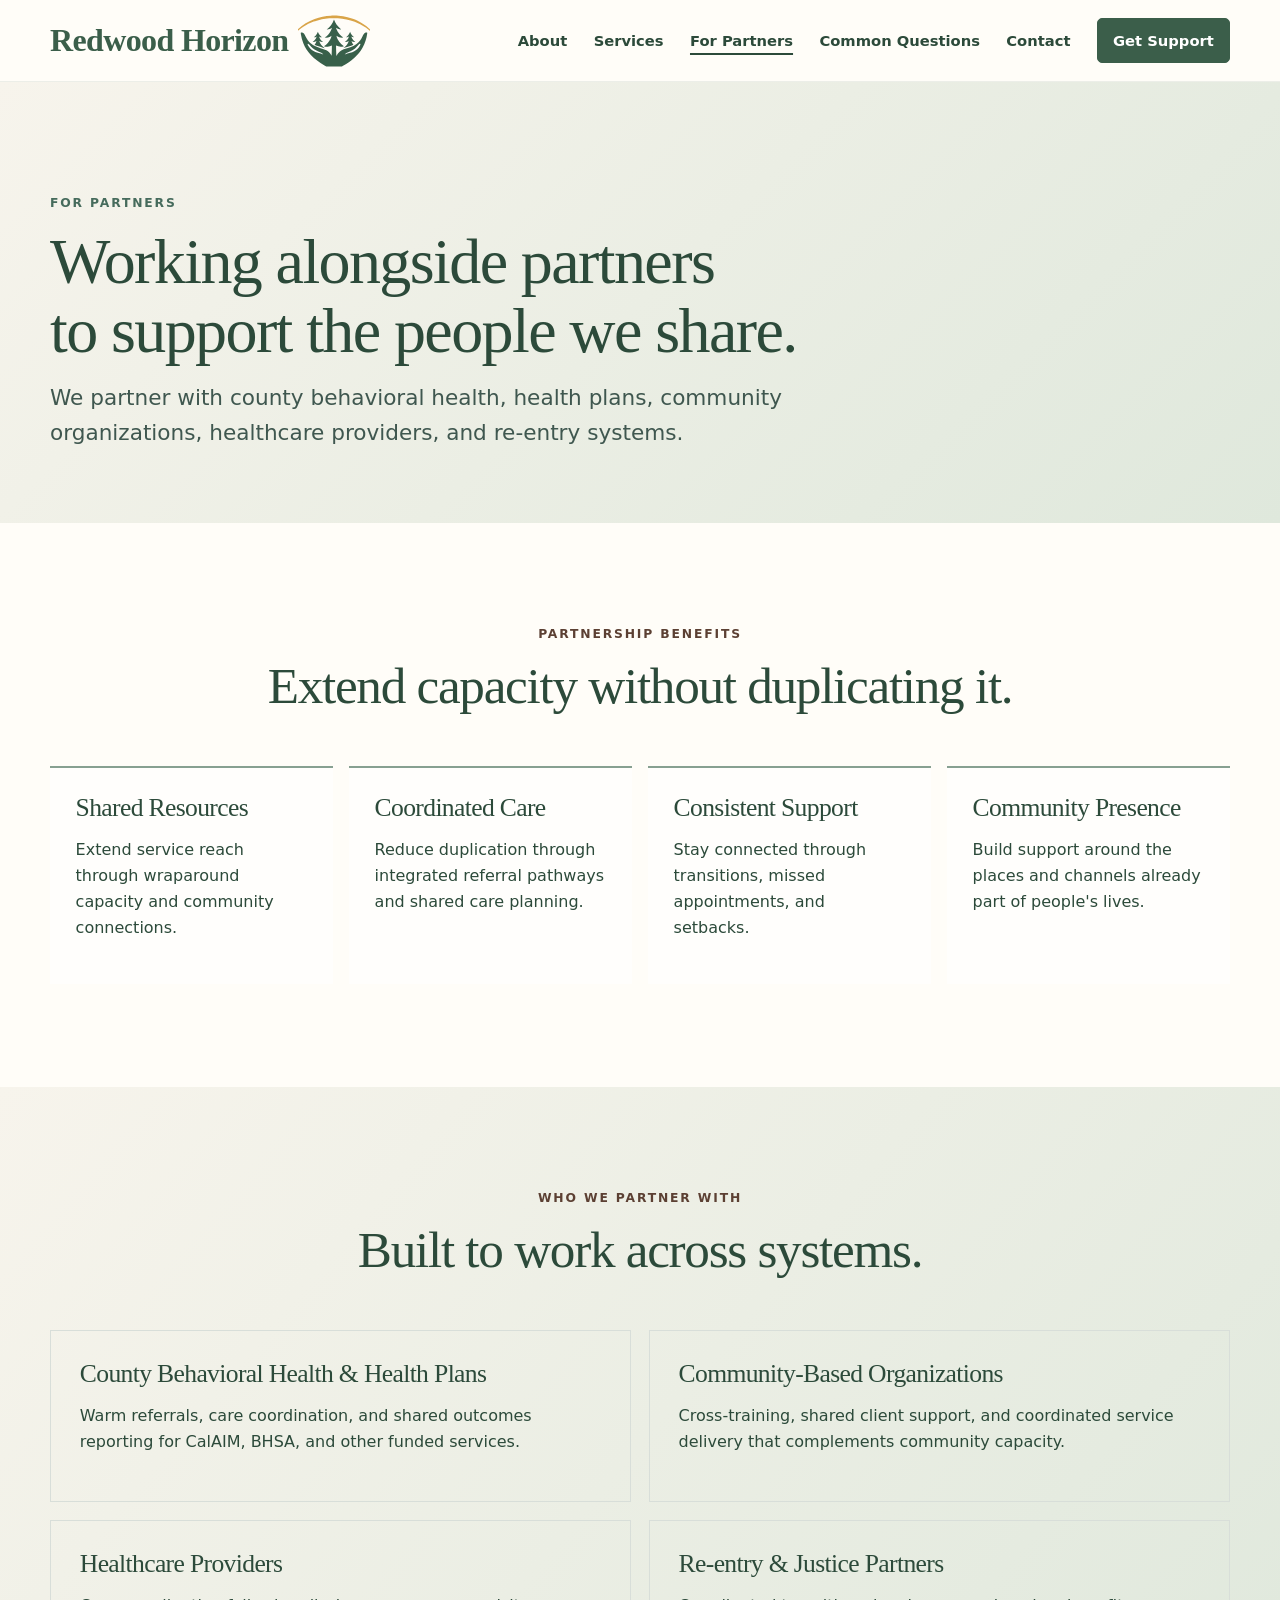
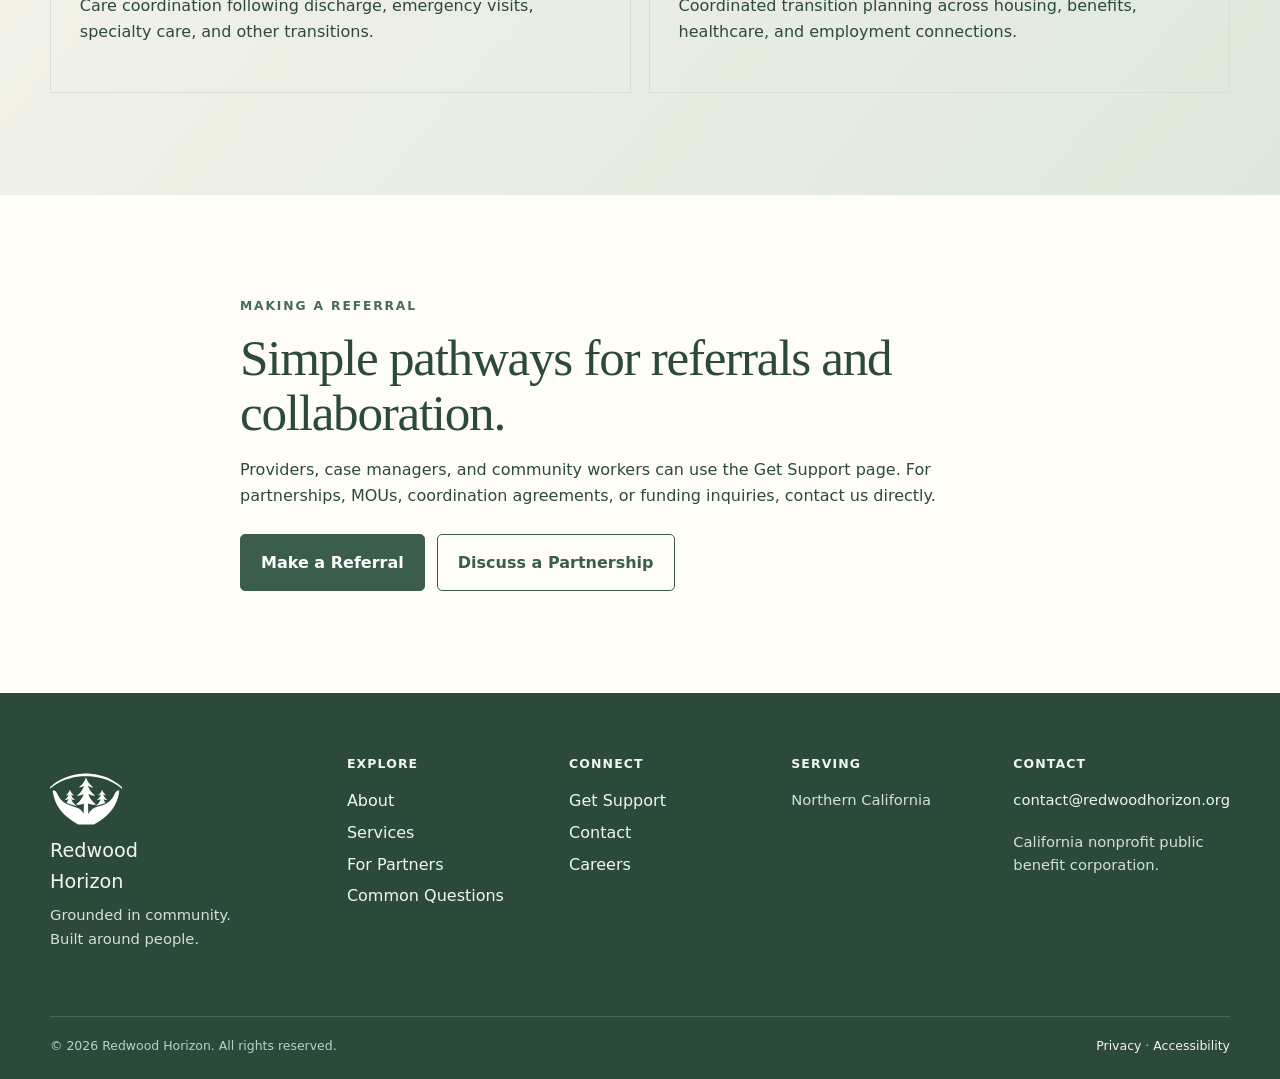
<file: partners.html>
<!doctype html><html lang="en"><head><meta charset="utf-8"><meta name="viewport" content="width=device-width,initial-scale=1"><title>For Partners | Redwood Horizon</title><link rel="icon" type="image/svg+xml" href="assets/img/redwood-mark.svg"><meta name="description" content="Partner with Redwood Horizon to extend community-based wraparound capacity across Northern California."><link rel="canonical" href="https://redwoodhorizon.org/partners.html"><meta property="og:type" content="website"><meta property="og:site_name" content="Redwood Horizon"><meta property="og:title" content="For Partners | Redwood Horizon"><meta property="og:description" content="Partner with Redwood Horizon to extend community-based wraparound capacity across Northern California."><meta property="og:url" content="https://redwoodhorizon.org/partners.html"><meta property="og:image" content="https://redwoodhorizon.org/assets/img/redwood-mark.svg"><meta name="twitter:card" content="summary_large_image"><link rel="stylesheet" href="assets/css/styles.css"><script src="assets/js/config.js" defer></script><script src="assets/js/site.js" defer></script></head><body><div data-site-header></div><main id="main"><section class="page-hero"><div class="shell"><p class="eyebrow">For Partners</p><h1>Working alongside partners<br>to support the people we share.</h1><p class="lede">We partner with county behavioral health, health plans, community organizations, healthcare providers, and re-entry systems.</p></div></section>
<section class="section"><div class="shell"><div class="section-head"><p class="eyebrow">Partnership Benefits</p><h2>Extend capacity without duplicating it.</h2></div><div class="partner-benefits"><article class="benefit"><h3>Shared Resources</h3><p>Extend service reach through wraparound capacity and community connections.</p></article><article class="benefit"><h3>Coordinated Care</h3><p>Reduce duplication through integrated referral pathways and shared care planning.</p></article><article class="benefit"><h3>Consistent Support</h3><p>Stay connected through transitions, missed appointments, and setbacks.</p></article><article class="benefit"><h3>Community Presence</h3><p>Build support around the places and channels already part of people's lives.</p></article></div></div></section>
<section class="section section-soft"><div class="shell"><div class="section-head"><p class="eyebrow">Who We Partner With</p><h2>Built to work across systems.</h2></div><div class="partner-types"><article class="partner-type"><h3>County Behavioral Health & Health Plans</h3><p>Warm referrals, care coordination, and shared outcomes reporting for CalAIM, BHSA, and other funded services.</p></article><article class="partner-type"><h3>Community-Based Organizations</h3><p>Cross-training, shared client support, and coordinated service delivery that complements community capacity.</p></article><article class="partner-type"><h3>Healthcare Providers</h3><p>Care coordination following discharge, emergency visits, specialty care, and other transitions.</p></article><article class="partner-type"><h3>Re-entry & Justice Partners</h3><p>Coordinated transition planning across housing, benefits, healthcare, and employment connections.</p></article></div></div></section>
<section class="section"><div class="narrow"><p class="eyebrow">Making a Referral</p><h2>Simple pathways for referrals and collaboration.</h2><p>Providers, case managers, and community workers can use the Get Support page. For partnerships, MOUs, coordination agreements, or funding inquiries, contact us directly.</p><div class="actions"><a class="button" href="get-support.html">Make a Referral</a><a class="button button-outline" href="contact.html">Discuss a Partnership</a></div></div></section></main><div data-site-footer></div></body></html>
</file>
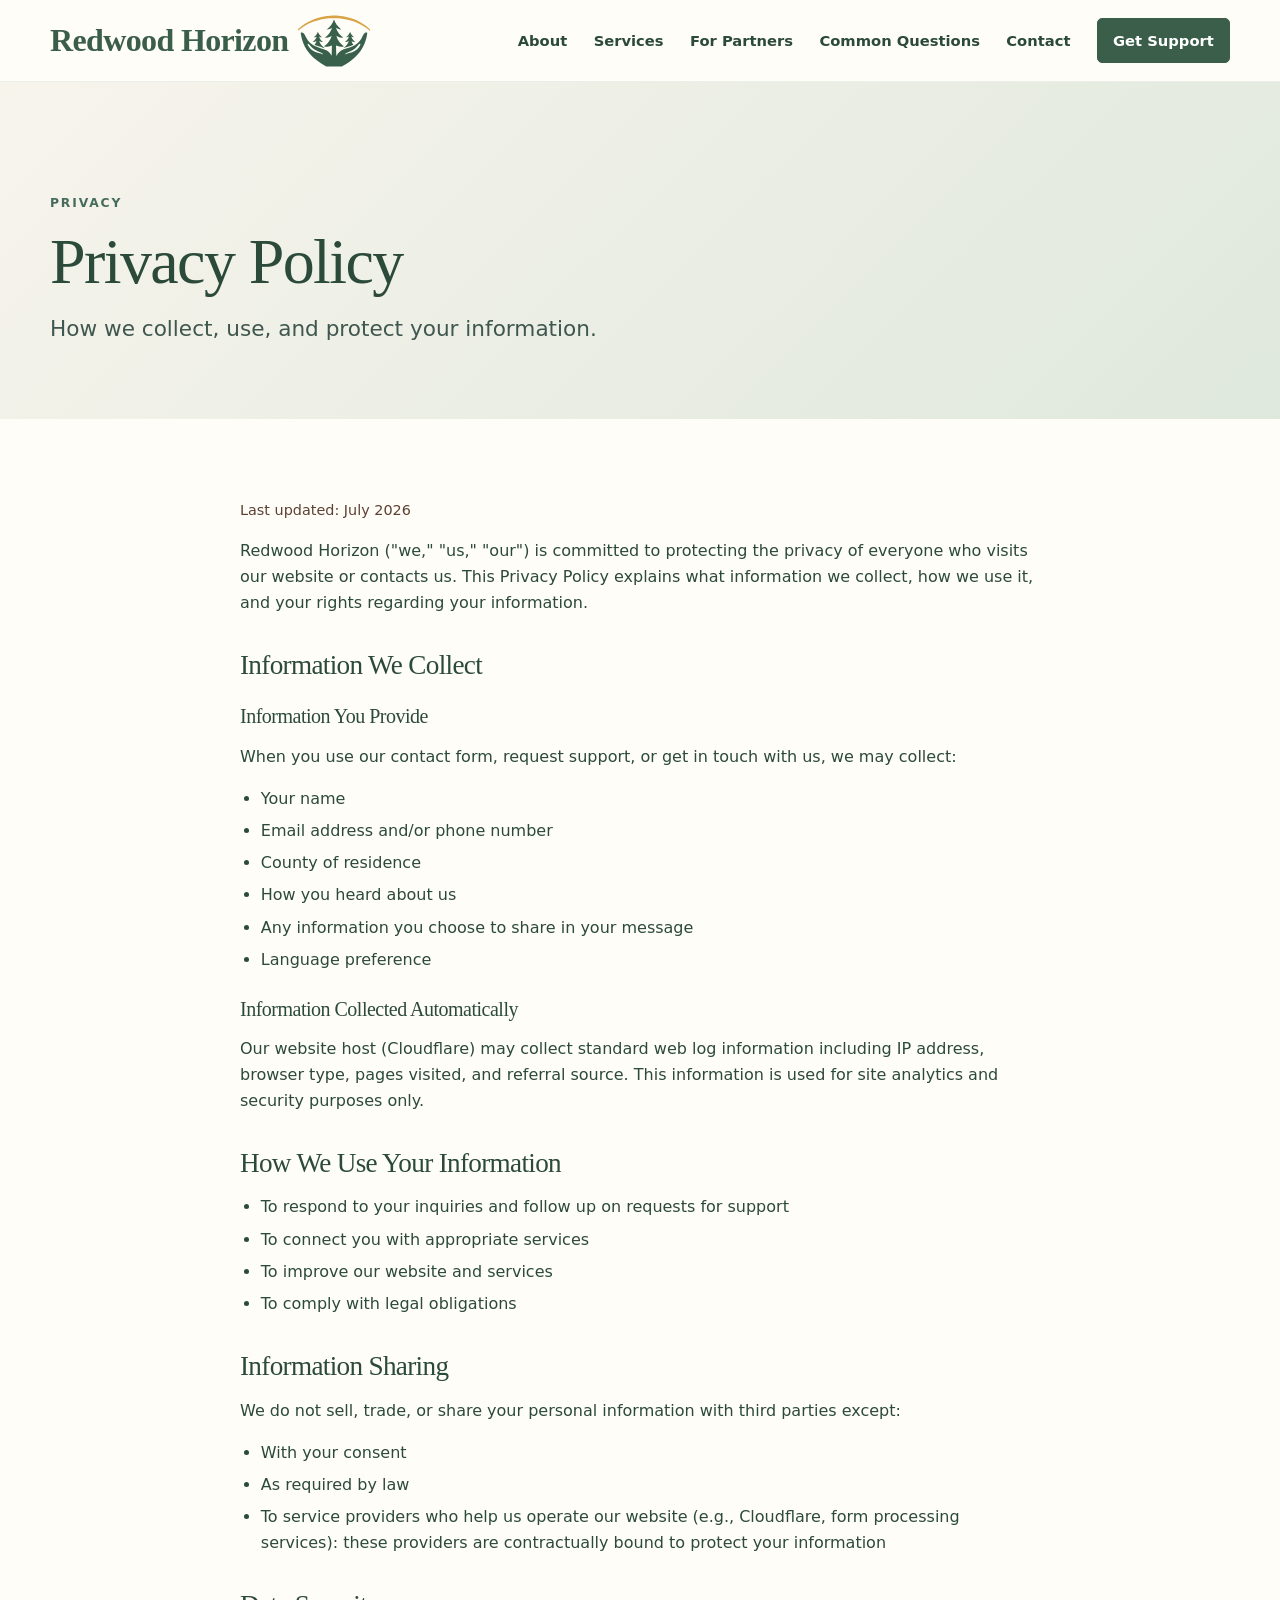
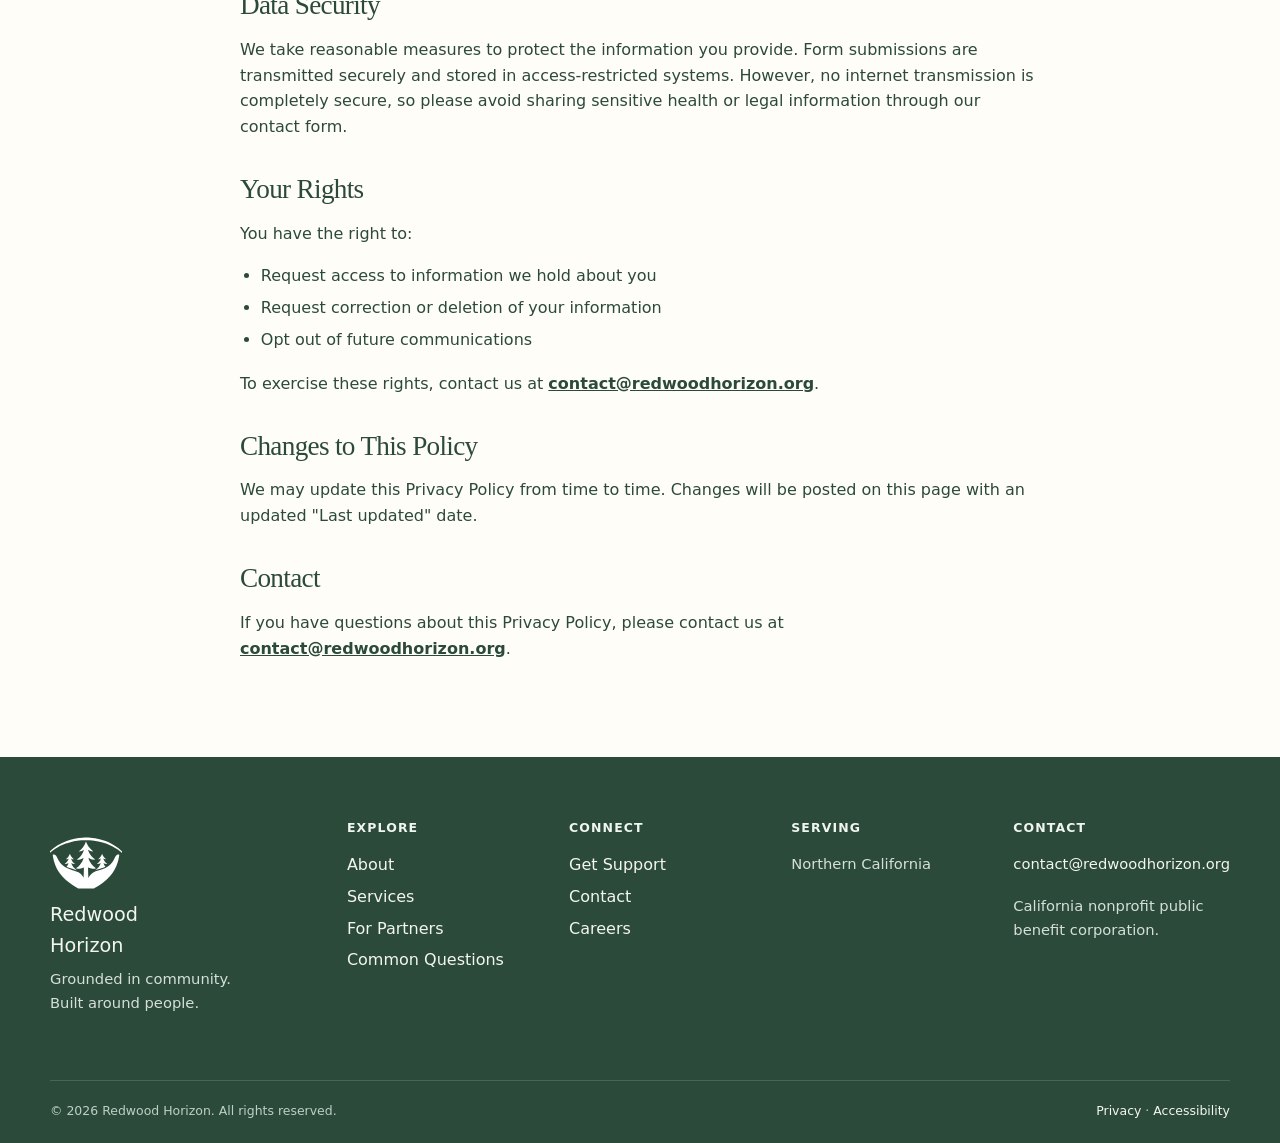
<file: privacy.html>
<!doctype html><html lang="en"><head><meta charset="utf-8"><meta name="viewport" content="width=device-width,initial-scale=1"><title>Privacy Policy | Redwood Horizon</title><link rel="icon" type="image/svg+xml" href="assets/img/redwood-mark.svg"><meta name="description" content="Redwood Horizon Privacy Policy: how we collect, use, and protect your information."><link rel="canonical" href="https://redwoodhorizon.org/privacy.html"><meta property="og:type" content="website"><meta property="og:site_name" content="Redwood Horizon"><meta property="og:title" content="Privacy Policy | Redwood Horizon"><meta property="og:description" content="Redwood Horizon Privacy Policy: how we collect, use, and protect your information."><meta property="og:url" content="https://redwoodhorizon.org/privacy.html"><meta property="og:image" content="https://redwoodhorizon.org/assets/img/redwood-mark.svg"><meta name="twitter:card" content="summary_large_image"><link rel="canonical" href="https://redwoodhorizon.org/privacy.html"><meta property="og:type" content="website"><meta property="og:site_name" content="Redwood Horizon"><meta property="og:title" content="Privacy Policy | Redwood Horizon"><meta property="og:description" content="Redwood Horizon Privacy Policy: how we collect, use, and protect your information."><meta property="og:url" content="https://redwoodhorizon.org/privacy.html"><meta property="og:image" content="https://redwoodhorizon.org/assets/img/redwood-mark.svg"><meta name="twitter:card" content="summary_large_image"><link rel="stylesheet" href="assets/css/styles.css"><script src="assets/js/config.js" defer></script><script src="assets/js/site.js" defer></script></head><body><div data-site-header></div><main id="main"><section class="page-hero"><div class="shell"><p class="eyebrow">Privacy</p><h1>Privacy Policy</h1><p class="lede">How we collect, use, and protect your information.</p></div></section><section class="legal"><div class="narrow"><p class="last-updated" style="font-size:.9rem;color:var(--muted)">Last updated: July 2026</p><p>Redwood Horizon ("we," "us," "our") is committed to protecting the privacy of everyone who visits our website or contacts us. This Privacy Policy explains what information we collect, how we use it, and your rights regarding your information.</p><h2>Information We Collect</h2><h3>Information You Provide</h3><p>When you use our contact form, request support, or get in touch with us, we may collect:</p><ul><li>Your name</li><li>Email address and/or phone number</li><li>County of residence</li><li>How you heard about us</li><li>Any information you choose to share in your message</li><li>Language preference</li></ul><h3>Information Collected Automatically</h3><p>Our website host (Cloudflare) may collect standard web log information including IP address, browser type, pages visited, and referral source. This information is used for site analytics and security purposes only.</p><h2>How We Use Your Information</h2><ul><li>To respond to your inquiries and follow up on requests for support</li><li>To connect you with appropriate services</li><li>To improve our website and services</li><li>To comply with legal obligations</li></ul><h2>Information Sharing</h2><p>We do not sell, trade, or share your personal information with third parties except:</p><ul><li>With your consent</li><li>As required by law</li><li>To service providers who help us operate our website (e.g., Cloudflare, form processing services): these providers are contractually bound to protect your information</li></ul><h2>Data Security</h2><p>We take reasonable measures to protect the information you provide. Form submissions are transmitted securely and stored in access-restricted systems. However, no internet transmission is completely secure, so please avoid sharing sensitive health or legal information through our contact form.</p><h2>Your Rights</h2><p>You have the right to:</p><ul><li>Request access to information we hold about you</li><li>Request correction or deletion of your information</li><li>Opt out of future communications</li></ul><p>To exercise these rights, contact us at <a href="mailto:contact@redwoodhorizon.org" data-contact-email>contact@redwoodhorizon.org</a>.</p><h2>Changes to This Policy</h2><p>We may update this Privacy Policy from time to time. Changes will be posted on this page with an updated "Last updated" date.</p><h2>Contact</h2><p>If you have questions about this Privacy Policy, please contact us at <a href="mailto:contact@redwoodhorizon.org" data-contact-email>contact@redwoodhorizon.org</a>.</p></div></section></main><div data-site-footer></div></body></html>
</file>
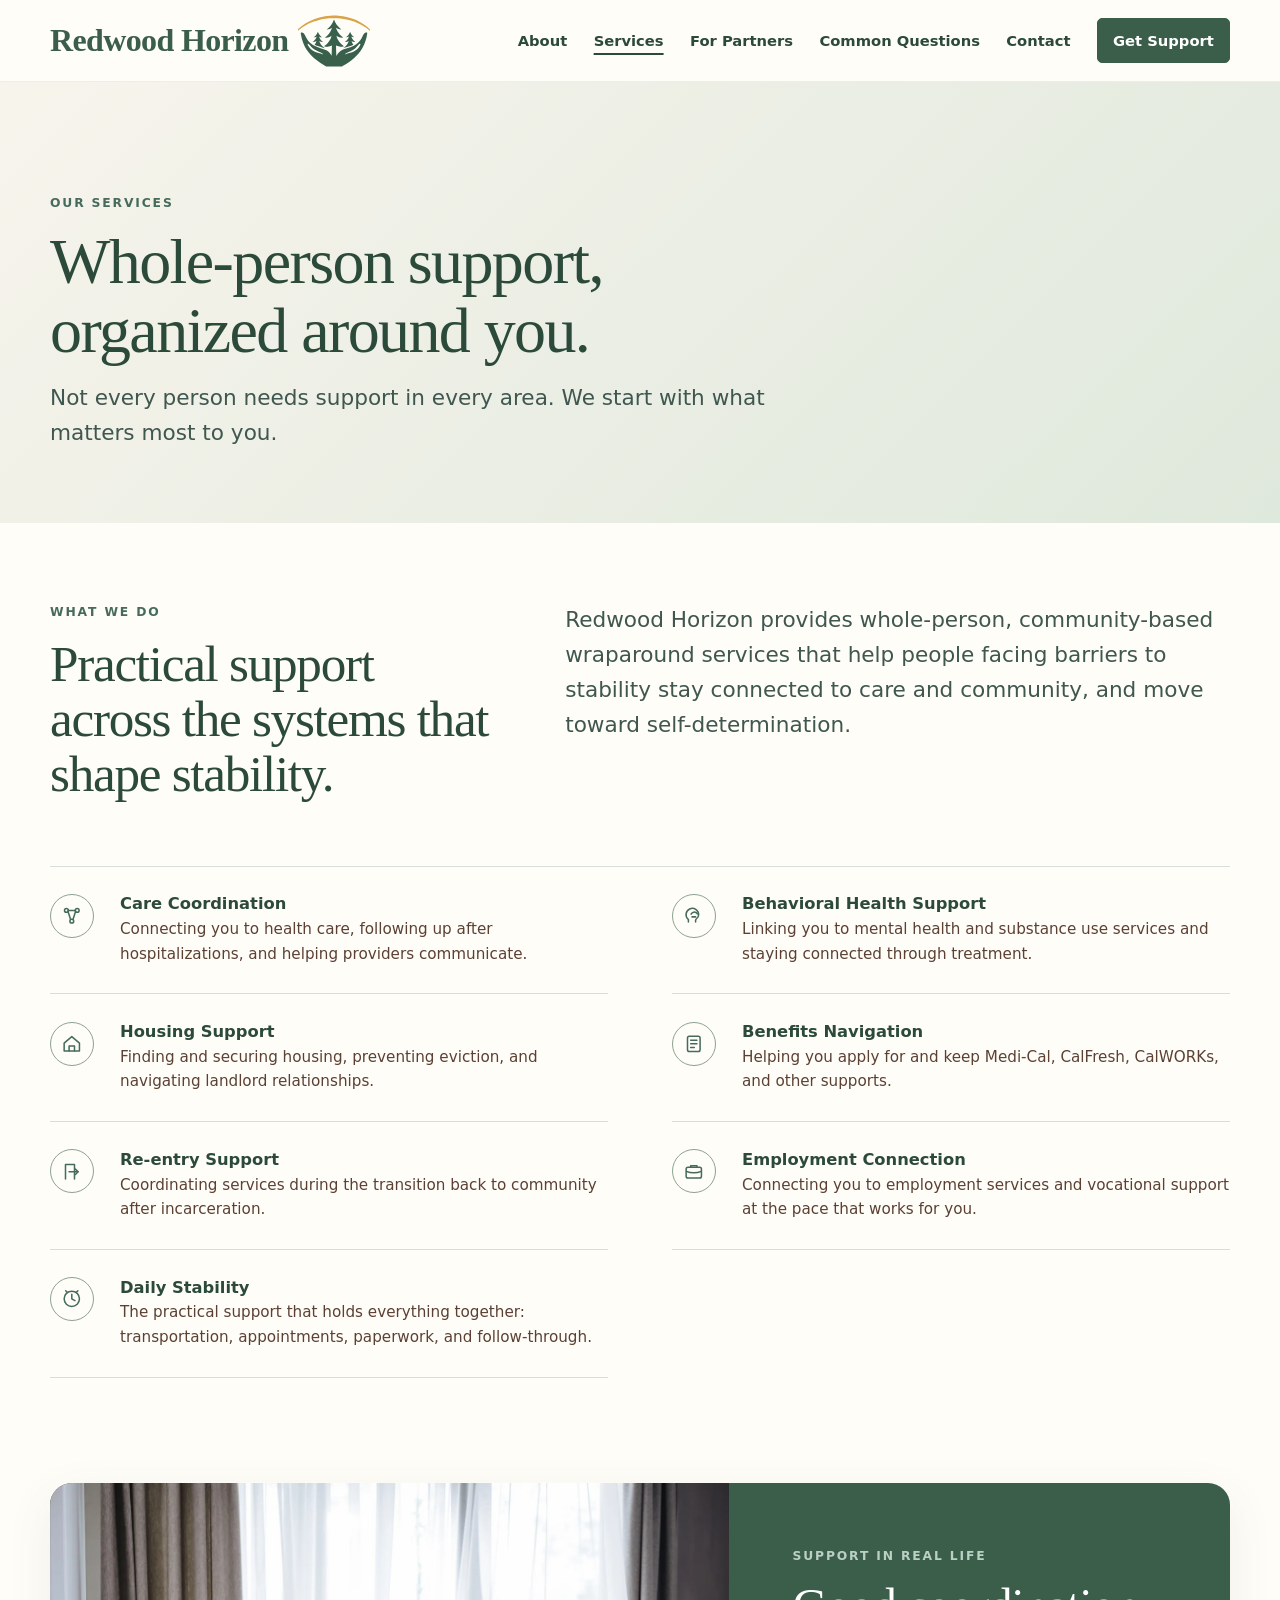
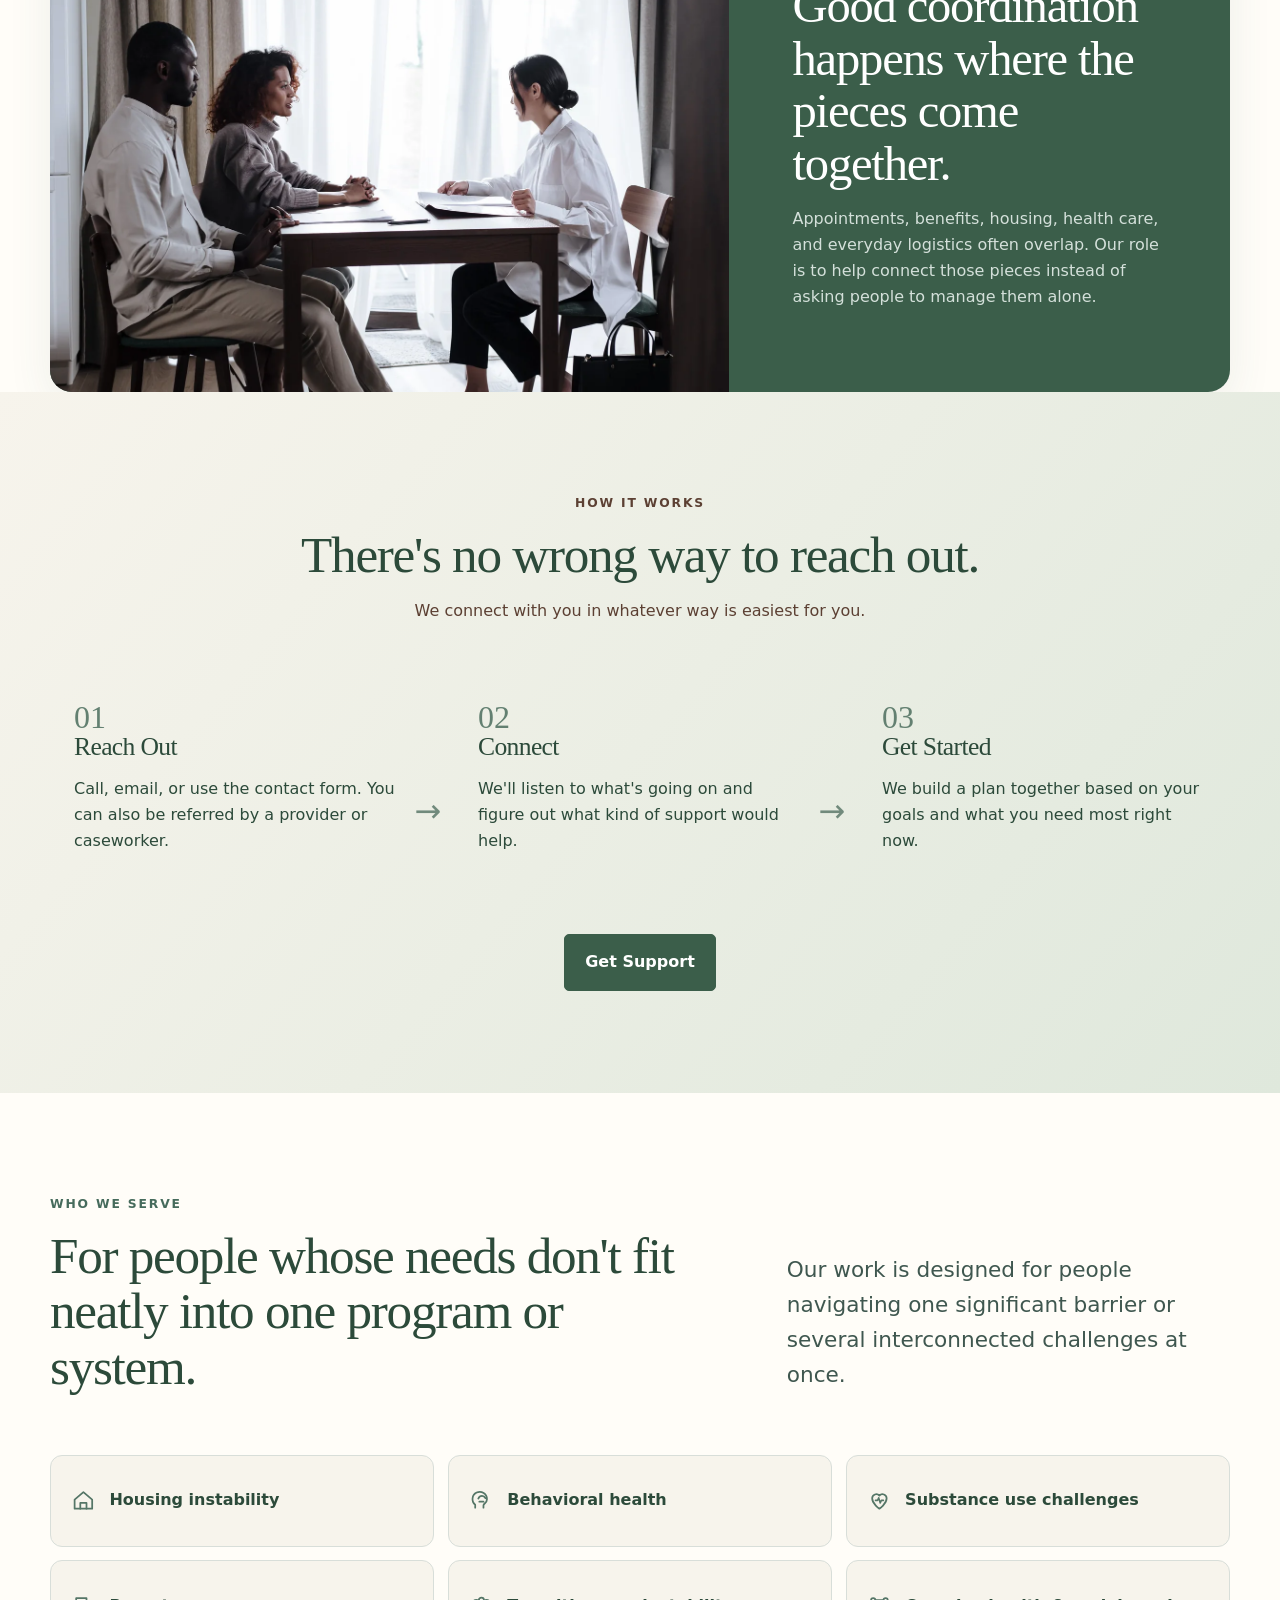
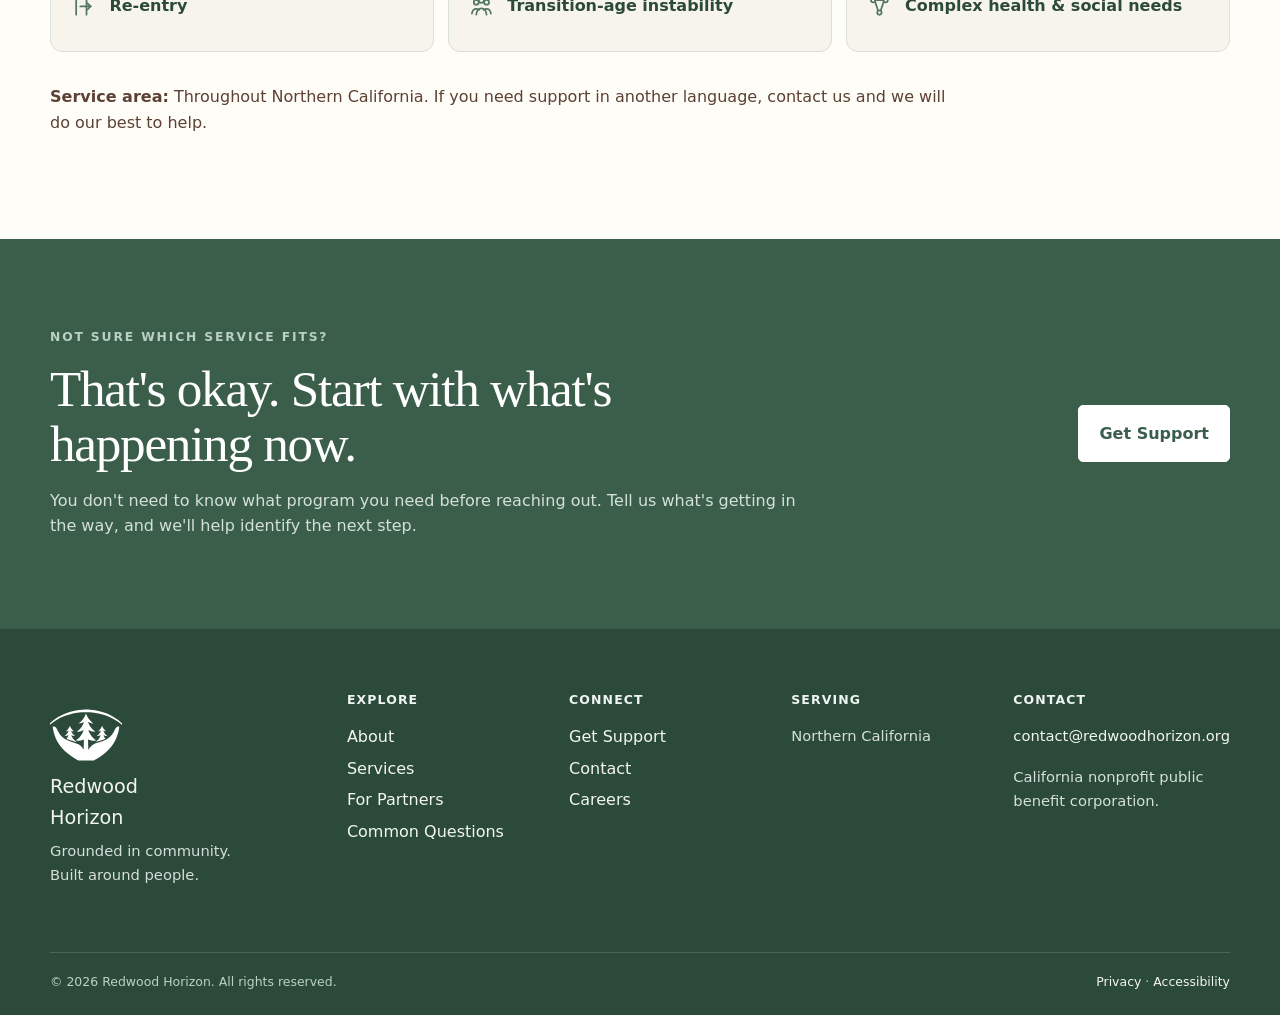
<file: services.html>
<!doctype html><html lang="en"><head><meta charset="utf-8"><meta name="viewport" content="width=device-width,initial-scale=1"><title>Services | Redwood Horizon</title><link rel="icon" type="image/svg+xml" href="assets/img/redwood-mark.svg"><meta name="description" content="Whole-person, community-based wraparound support tailored to what matters most to you."><link rel="canonical" href="https://redwoodhorizon.org/services.html"><meta property="og:type" content="website"><meta property="og:site_name" content="Redwood Horizon"><meta property="og:title" content="Services | Redwood Horizon"><meta property="og:description" content="Whole-person, community-based wraparound support tailored to what matters most to you."><meta property="og:url" content="https://redwoodhorizon.org/services.html"><meta property="og:image" content="https://redwoodhorizon.org/assets/img/redwood-mark.svg"><meta name="twitter:card" content="summary_large_image"><link rel="stylesheet" href="assets/css/styles.css"><script src="assets/js/config.js" defer></script><script src="assets/js/site.js" defer></script></head><body><div data-site-header></div><main id="main"><section class="page-hero"><div class="shell"><p class="eyebrow">Our Services</p><h1>Whole-person support,<br>organized around you.</h1><p class="lede">Not every person needs support in every area. We start with what matters most to you.</p></div></section>
<section class="content-block"><div class="shell"><div class="intro-split"><div><p class="eyebrow">What We Do</p><h2>Practical support across the systems that shape stability.</h2></div><div><p class="lede">Redwood Horizon provides whole-person, community-based wraparound services that help people facing barriers to stability stay connected to care and community, and move toward self-determination.</p></div></div><div class="service-index" style="margin-top:3rem"><article class="service-row"><div class="mini-icon"><svg class="icon" aria-hidden="true"><use href="assets/img/icons.svg#icon-care"></use></svg></div><div><h3>Care Coordination</h3><p>Connecting you to health care, following up after hospitalizations, and helping providers communicate.</p></div></article><article class="service-row"><div class="mini-icon"><svg class="icon" aria-hidden="true"><use href="assets/img/icons.svg#icon-behavioral"></use></svg></div><div><h3>Behavioral Health Support</h3><p>Linking you to mental health and substance use services and staying connected through treatment.</p></div></article><article class="service-row"><div class="mini-icon"><svg class="icon" aria-hidden="true"><use href="assets/img/icons.svg#icon-housing"></use></svg></div><div><h3>Housing Support</h3><p>Finding and securing housing, preventing eviction, and navigating landlord relationships.</p></div></article><article class="service-row"><div class="mini-icon"><svg class="icon" aria-hidden="true"><use href="assets/img/icons.svg#icon-benefits"></use></svg></div><div><h3>Benefits Navigation</h3><p>Helping you apply for and keep Medi-Cal, CalFresh, CalWORKs, and other supports.</p></div></article><article class="service-row"><div class="mini-icon"><svg class="icon" aria-hidden="true"><use href="assets/img/icons.svg#icon-reentry"></use></svg></div><div><h3>Re-entry Support</h3><p>Coordinating services during the transition back to community after incarceration.</p></div></article><article class="service-row"><div class="mini-icon"><svg class="icon" aria-hidden="true"><use href="assets/img/icons.svg#icon-employment"></use></svg></div><div><h3>Employment Connection</h3><p>Connecting you to employment services and vocational support at the pace that works for you.</p></div></article><article class="service-row"><div class="mini-icon"><svg class="icon" aria-hidden="true"><use href="assets/img/icons.svg#icon-daily"></use></svg></div><div><h3>Daily Stability</h3><p>The practical support that holds everything together: transportation, appointments, paperwork, and follow-through.</p></div></article></div></div></section>
<section class="photo-story"><div class="shell photo-story-grid"><div class="photo-story-image"><img src="assets/img/services-support.webp" width="1600" height="1067" loading="lazy" alt="Three adults discussing paperwork together at a table"></div><div class="photo-story-copy"><p class="eyebrow">Support in real life</p><h2>Good coordination happens where the pieces come together.</h2><p>Appointments, benefits, housing, health care, and everyday logistics often overlap. Our role is to help connect those pieces instead of asking people to manage them alone.</p></div></div></section>
<section class="section section-soft"><div class="shell"><div class="section-head"><p class="eyebrow">How It Works</p><h2>There's no wrong way to reach out.</h2><p>We connect with you in whatever way is easiest for you.</p></div><div class="steps"><article class="step"><div class="step-num">01</div><h3>Reach Out</h3><p>Call, email, or use the contact form. You can also be referred by a provider or caseworker.</p></article><article class="step"><div class="step-num">02</div><h3>Connect</h3><p>We'll listen to what's going on and figure out what kind of support would help.</p></article><article class="step"><div class="step-num">03</div><h3>Get Started</h3><p>We build a plan together based on your goals and what you need most right now.</p></article></div><div class="center-action"><a class="button" href="get-support.html">Get Support</a></div></div></section>
<section class="section who-serve-section"><div class="shell"><div class="who-serve-intro"><div><p class="eyebrow">Who We Serve</p><h2>For people whose needs don't fit neatly into one program or system.</h2></div><p class="lede">Our work is designed for people navigating one significant barrier or several interconnected challenges at once.</p></div><div class="need-grid" aria-label="Examples of needs Redwood Horizon can help address"><div class="need-tile"><svg class="icon" aria-hidden="true"><use href="assets/img/icons.svg#icon-housing"></use></svg><span>Housing instability</span></div><div class="need-tile"><svg class="icon" aria-hidden="true"><use href="assets/img/icons.svg#icon-behavioral"></use></svg><span>Behavioral health</span></div><div class="need-tile"><svg class="icon" aria-hidden="true"><use href="assets/img/icons.svg#icon-health"></use></svg><span>Substance use challenges</span></div><div class="need-tile"><svg class="icon" aria-hidden="true"><use href="assets/img/icons.svg#icon-reentry"></use></svg><span>Re-entry</span></div><div class="need-tile"><svg class="icon" aria-hidden="true"><use href="assets/img/icons.svg#icon-community"></use></svg><span>Transition-age instability</span></div><div class="need-tile"><svg class="icon" aria-hidden="true"><use href="assets/img/icons.svg#icon-care"></use></svg><span>Complex health &amp; social needs</span></div></div><p class="service-area-note"><strong>Service area:</strong> Throughout Northern California. If you need support in another language, contact us and we will do our best to help.</p></div></section>
<section class="service-closing"><div class="shell service-closing-inner"><div><p class="eyebrow">Not sure which service fits?</p><h2>That's okay. Start with what's happening now.</h2><p>You don't need to know what program you need before reaching out. Tell us what's getting in the way, and we'll help identify the next step.</p></div><a class="button button-light" href="get-support.html">Get Support</a></div></section></main><div data-site-footer></div></body></html>
</file>
<file: assets/css/styles.css>
:root{
  --ink:#3B5E4A;--ink-deep:#2C4A3A;--cream:#f7f4ec;--paper:#fffdf8;--sage:#8FA88A;--sage-2:#dfe8dc;--gold:#D4A853;--peach:#f5e4d8;--muted:#5C4033;--line:#D8DED9;--link:#7A9BAE;--shadow:0 14px 45px rgba(59,94,74,.09);
  --serif: Georgia, 'Times New Roman', serif;--sans: Inter, ui-sans-serif, system-ui, -apple-system, BlinkMacSystemFont, 'Segoe UI', sans-serif;
  --radius:18px;--max:1180px;
}
*{box-sizing:border-box}html{scroll-behavior:smooth}body{margin:0;background:var(--paper);color:var(--ink-deep);font:16px/1.62 var(--sans);-webkit-font-smoothing:antialiased}img{max-width:100%;display:block}a{color:inherit}p{margin:0 0 1.1rem}h1,h2,h3{font-family:var(--serif);font-weight:500;line-height:1.08;letter-spacing:-.025em;margin:0 0 1rem}h1{font-size:clamp(2.8rem,6vw,5.8rem)}h2{font-size:clamp(2rem,4vw,3.55rem)}h3{font-size:clamp(1.25rem,2vw,1.6rem)}.shell{width:min(calc(100% - 40px),var(--max));margin:auto}.narrow{width:min(calc(100% - 40px),800px);margin:auto}.eyebrow{font-size:.77rem;text-transform:uppercase;letter-spacing:.15em;font-weight:800;color:#466b5c;margin-bottom:.8rem}.lede{font-size:clamp(1.1rem,2vw,1.35rem);color:#3f574f;max-width:760px}.muted{color:var(--muted)}.sr-only{position:absolute;width:1px;height:1px;padding:0;margin:-1px;overflow:hidden;clip:rect(0,0,0,0);white-space:nowrap;border:0}.skip-link{position:absolute;left:1rem;top:-100px;background:#fff;padding:.7rem 1rem;z-index:1000}.skip-link:focus{top:1rem}.button{display:inline-flex;align-items:center;justify-content:center;gap:.4rem;text-decoration:none;background:var(--ink);color:white;border:1px solid var(--ink);padding:.9rem 1.25rem;border-radius:5px;font-weight:750;transition:.2s}.button:hover{background:var(--ink-deep);transform:translateY(-1px)}.button-outline{background:transparent;color:var(--ink)}.button-outline:hover{background:var(--sage-2)}.button-small{padding:.62rem .95rem;font-size:.92rem}.text-link{font-weight:800;text-decoration:none}.text-link:hover{text-decoration:underline}.actions{display:flex;gap:.75rem;flex-wrap:wrap;margin-top:1.6rem}.site-header{height:82px;display:flex;align-items:center;background:rgba(255,253,248,.97);border-bottom:1px solid rgba(23,63,53,.08);position:sticky;top:0;z-index:30;backdrop-filter:blur(10px)}.nav-shell{display:flex;align-items:center;justify-content:space-between;gap:2rem}.brand{display:flex;flex-direction:row-reverse;align-items:center;gap:10px;text-decoration:none;color:var(--ink-deep)}.brand img{width:56px;height:56px;flex-shrink:0}.brand-text{font-family:var(--serif);font-weight:700;font-size:26px;color:#3B5E4A;letter-spacing:-.02em}.primary-nav{display:flex;align-items:center;gap:1.65rem}.primary-nav>a:not(.button){font-size:.92rem;text-decoration:none;font-weight:650}.primary-nav>a[aria-current="page"]:not(.button){text-decoration:underline;text-decoration-thickness:2px;text-underline-offset:7px}.menu-toggle{display:none;background:none;border:0;padding:.5rem}.menu-toggle span:not(.sr-only){display:block;width:26px;height:2px;background:var(--ink);margin:5px}
.hero{height:calc(100vh - 82px);min-height:460px;display:grid;grid-template-columns:1.08fr .92fr;grid-template-rows:minmax(0,1fr);background:var(--cream);overflow:hidden}.hero-copy{padding:clamp(2.5rem,5vw,5rem) max(30px,calc((100vw - var(--max))/2));padding-right:clamp(2rem,5vw,5rem);display:flex;flex-direction:column;justify-content:center;position:relative}.hero-copy:after{content:"";position:absolute;right:-30px;top:0;width:60px;height:100%;background:var(--cream);border-radius:50%;z-index:2}.hero-copy>*{position:relative;z-index:3}.hero-copy h1{max-width:700px}.hero-copy .lede{max-width:610px}.hero-art{background:url('../img/forest-horizon.svg') center/cover no-repeat;min-height:670px}.positioning{padding:4.3rem 20px;text-align:center;background:var(--paper);border-bottom:1px solid var(--line)}.positioning h2{font-size:clamp(2rem,4vw,3.25rem);max-width:820px;margin:auto}.star{font-size:1.5rem;color:var(--gold);display:block;margin:1.2rem auto 0}.section{padding:clamp(4.5rem,8vw,7.5rem) 0}.section-soft{background:linear-gradient(130deg,var(--cream),var(--sage-2))}.section-dark{background:var(--ink);color:white}.section-head{text-align:center;max-width:760px;margin:0 auto 3.3rem}.section-head p{color:var(--muted)}.section-dark .section-head p{color:#d4e0da}.service-triad{display:grid;grid-template-columns:repeat(3,1fr);border-top:1px solid var(--line);border-bottom:1px solid var(--line)}.triad-item{padding:2.4rem 2.2rem;text-align:center}.triad-item+.triad-item{border-left:1px solid var(--line)}.round-icon{width:54px;height:54px;border:1px solid #8ca293;border-radius:50%;display:grid;place-items:center;margin:0 auto 1.2rem;font-size:1.35rem}.center-action{text-align:center;margin-top:2.4rem}.audience-grid{display:grid;grid-template-columns:.85fr 1.15fr;gap:5rem;align-items:center}.audience-grid h2{font-size:clamp(2.7rem,5vw,4.7rem)}.domain-grid{display:grid;grid-template-columns:repeat(3,1fr);gap:1.3rem}.domain{min-height:125px;text-align:center;display:flex;flex-direction:column;justify-content:center;border:1px solid #cbd5cb;background:rgba(255,255,255,.38);border-radius:14px;padding:1rem;font-weight:750}.domain span{font-size:1.45rem;margin-bottom:.35rem}.page-hero{padding:7rem 0 4.5rem;background:linear-gradient(135deg,var(--cream),var(--sage-2));text-align:center}.page-hero h1{font-size:clamp(2.8rem,5vw,4.8rem)}.page-hero .lede{margin:auto}.content-block{padding:5rem 0}.intro-split{display:grid;grid-template-columns:.8fr 1.2fr;gap:4.5rem;align-items:start}.intro-split h2{font-size:clamp(2rem,4vw,3.25rem)}.service-index{display:grid;grid-template-columns:repeat(2,1fr);gap:0 4rem;border-top:1px solid var(--line)}.service-row{display:grid;grid-template-columns:54px 1fr;gap:1rem;padding:1.7rem 0;border-bottom:1px solid var(--line)}.service-row .mini-icon{width:44px;height:44px;border:1px solid #8da292;border-radius:50%;display:grid;place-items:center}.service-row h3{font-family:var(--sans);font-size:1.02rem;font-weight:800;letter-spacing:0;margin:.1rem 0 .25rem}.service-row p{font-size:.95rem;color:var(--muted);margin:0}.steps{display:grid;grid-template-columns:repeat(3,1fr);gap:2rem}.step{position:relative;padding:1.5rem}.step:not(:last-child):after{content:"→";position:absolute;right:-1.2rem;top:50%;font-size:2rem;color:#718a7c}.step-num{font:2rem/1 var(--serif);color:#638071}.values-grid{display:grid;grid-template-columns:repeat(3,1fr);gap:1rem}.value-card{border:1px solid var(--line);background:var(--paper);padding:1.7rem;min-height:250px}.value-card .step-num{font-size:1.25rem}.quote-block{font:clamp(1.4rem,2.4vw,2rem)/1.4 var(--serif);border-left:3px solid var(--gold);padding-left:1.5rem;color:#264d40}.support-layout{display:grid;grid-template-columns:.8fr 1.2fr;gap:3rem;align-items:start}.contact-option{display:flex;gap:1rem;margin:1.2rem 0}.contact-option .mini-icon{font-size:1.3rem}.crisis{background:#fff4ed;border:1px solid #e5b99e;border-radius:10px;padding:1rem 1.2rem;margin-top:2rem}.form-card{background:var(--paper);box-shadow:var(--shadow);border:1px solid #e0e4df;border-radius:14px;padding:clamp(1.3rem,3vw,2.3rem)}.field-grid{display:grid;grid-template-columns:1fr 1fr;gap:1rem}.field{margin-bottom:1rem}.field label,.field legend{display:block;font-size:.86rem;font-weight:800;margin-bottom:.35rem}.field input,.field select,.field textarea{width:100%;border:1px solid #cbd3cd;border-radius:5px;padding:.78rem .85rem;background:white;color:#183d34;font:inherit}.field textarea{min-height:130px;resize:vertical}.choice-list{display:grid;gap:.45rem}.choice-list label{font-weight:500;display:flex;gap:.55rem;align-items:flex-start}.form-status{padding:.8rem 1rem;border-radius:6px;margin-bottom:1rem}.form-status-success{background:#e7f4e9}.form-status-error{background:#fff0ee}.form-status-info{background:#edf2e9}.privacy-note{font-size:.82rem;color:var(--muted);margin-top:.8rem}.partner-benefits{display:grid;grid-template-columns:repeat(4,1fr);gap:1rem}.benefit{padding:1.6rem;border-top:2px solid #87a091;background:rgba(255,255,255,.45)}.partner-types{display:grid;grid-template-columns:repeat(2,1fr);gap:1.1rem}.partner-type{border:1px solid var(--line);padding:1.8rem}.accordion{border-top:1px solid var(--line)}.accordion-item{border-bottom:1px solid var(--line)}.accordion button{width:100%;background:none;border:0;color:var(--ink-deep);font:750 1rem/1.4 var(--sans);display:flex;justify-content:space-between;text-align:left;padding:1.3rem .2rem;cursor:pointer}.accordion button:after{content:"+";font-size:1.35rem;font-weight:400}.accordion button[aria-expanded="true"]:after{content:"−"}.accordion-panel{padding:0 2rem 1.3rem .2rem;color:var(--muted)}.contact-cards{display:grid;grid-template-columns:repeat(3,1fr);gap:1rem}.contact-card{padding:1.8rem;background:var(--sage-2);border-radius:14px}.empty-state{text-align:center;padding:5rem 2rem;background:linear-gradient(135deg,var(--cream),var(--sage-2));border:1px solid var(--line);border-radius:18px}.site-footer{background:var(--ink-deep);color:#eff5f1;padding:4rem 0 1.4rem}.footer-grid{display:grid;grid-template-columns:1.4fr repeat(4,1fr);gap:2.2rem}.site-footer h2{font:800 .78rem/1.2 var(--sans);text-transform:uppercase;letter-spacing:.09em;margin-bottom:1rem}.site-footer a{display:block;text-decoration:none;margin:.36rem 0;color:#f3f5f1}.site-footer p{color:#d5dfda;font-size:.92rem}.brand-footer{font-size:1.2rem}.footer-bottom{border-top:1px solid rgba(255,255,255,.15);margin-top:3rem;padding-top:1.2rem;display:flex;justify-content:space-between;color:#bdd0c7;font-size:.78rem}.footer-bottom a{display:inline}.legal{padding:5rem 0}.legal h2{font-size:1.7rem;margin-top:2.2rem}.legal h3{font-size:1.25rem;margin-top:1.6rem}.legal p{margin:0 0 1rem}.legal ul{margin:0 0 1.1rem;padding-left:1.3rem}.legal li{margin-bottom:.4rem}.legal a{font-weight:800}.kicker-line{width:50px;height:2px;background:var(--gold);margin:1rem 0 1.5rem}
@media(max-width:900px){.primary-nav{display:none;position:absolute;left:20px;right:20px;top:74px;background:var(--paper);padding:1rem;box-shadow:var(--shadow);border:1px solid var(--line);border-radius:10px;flex-direction:column;align-items:stretch}.primary-nav.is-open{display:flex}.menu-toggle{display:block}.hero{grid-template-columns:1fr;height:auto;grid-template-rows:auto}.hero-copy{padding:5rem max(25px,calc((100vw - var(--max))/2));}.hero-copy:after{display:none}.hero-photo,.hero-photo img{min-height:430px}.hero-photo img{height:100%;object-fit:cover}.hero-art{min-height:360px}.audience-grid,.intro-split,.support-layout{grid-template-columns:1fr;gap:2.5rem}.partner-benefits{grid-template-columns:repeat(2,1fr)}.footer-grid{grid-template-columns:repeat(2,1fr)}.footer-brand{grid-column:1/-1}}
@media(max-width:650px){.shell,.narrow{width:min(calc(100% - 28px),var(--max))}.site-header{height:72px}.hero{min-height:auto}.hero-copy{padding:4.2rem 22px}.hero-art{min-height:290px}.section{padding:4rem 0}.service-triad,.values-grid,.service-index,.steps,.domain-grid,.partner-types,.contact-cards,.field-grid{grid-template-columns:1fr}.triad-item+.triad-item{border-left:0;border-top:1px solid var(--line)}.step:not(:last-child):after{display:none}.partner-benefits{grid-template-columns:1fr}.audience-grid h2{font-size:2.8rem}.footer-grid{grid-template-columns:1fr}.footer-brand{grid-column:auto}.footer-bottom{flex-direction:column;gap:.6rem}.page-hero{padding:5rem 0 3.5rem}}
@media(prefers-reduced-motion:reduce){html{scroll-behavior:auto}.button{transition:none}}

/* v2 refinement: custom iconography, services audience system, and support pathways */
.icon{width:1.45rem;height:1.45rem;display:block;color:currentColor;stroke-linecap:round;stroke-linejoin:round}
.round-icon .icon{width:1.65rem;height:1.65rem;color:#466b5c}
.mini-icon{color:#466b5c;flex:0 0 auto}
.mini-icon .icon{width:1.35rem;height:1.35rem}
.section-head-compact{max-width:690px}
.section-head-compact h2{font-size:clamp(1.9rem,3.3vw,3rem)}
.domain{gap:.7rem;transition:border-color .2s,transform .2s,background .2s}
.domain:hover{transform:translateY(-2px);border-color:#9eb0a3;background:rgba(255,255,255,.6)}
.domain .icon{width:1.8rem;height:1.8rem;margin:0 auto;color:#507565}
.domain span{font-size:.96rem;margin:0;line-height:1.3}
.who-serve-section{background:var(--paper)}
.who-serve-intro{display:grid;grid-template-columns:1.2fr .8fr;gap:4.5rem;align-items:end;margin-bottom:2.8rem}
.who-serve-intro h2{font-size:clamp(2.15rem,4vw,3.55rem);max-width:740px}
.need-grid{display:grid;grid-template-columns:repeat(3,1fr);gap:.85rem}
.need-tile{min-height:92px;border:1px solid var(--line);border-radius:12px;background:var(--cream);padding:1.15rem 1.25rem;display:flex;align-items:center;gap:.85rem;font-weight:760;line-height:1.3}
.need-tile .icon{width:1.55rem;height:1.55rem;color:#557667;flex:0 0 auto}
.service-area-note{max-width:900px;color:var(--muted);margin:2rem 0 0}
.service-closing{background:var(--ink);color:white;padding:clamp(3.8rem,7vw,5.8rem) 0}
.service-closing-inner{display:grid;grid-template-columns:1fr auto;gap:3rem;align-items:center}
.service-closing h2{font-size:clamp(2.1rem,4vw,3.5rem);max-width:760px}
.service-closing p:not(.eyebrow){color:#d4e0da;max-width:760px;margin-bottom:0}
.service-closing .eyebrow{color:#b9d0c3}
.button-light{background:#fff;color:var(--ink);border-color:#fff;white-space:nowrap}
.button-light:hover{background:var(--cream);color:var(--ink-deep)}
.support-heading{font-size:clamp(2.1rem,4vw,2.8rem)}
.form-title{font-size:clamp(1.9rem,3vw,2.35rem)}
.contact-option>.mini-icon{width:42px;height:42px;border:1px solid #a8b9ad;border-radius:50%;display:grid;place-items:center;background:rgba(255,255,255,.5)}
.referral-callout{display:grid;grid-template-columns:46px 1fr;gap:1rem;padding:1.2rem 1.25rem;margin:1.8rem 0 0;border:1px solid #bdcbbf;background:rgba(255,255,255,.52);border-radius:12px}
.referral-callout .mini-icon{width:42px;height:42px;border-radius:50%;display:grid;place-items:center;background:var(--paper);border:1px solid #a8b9ad}
.referral-callout .eyebrow{margin:.1rem 0 .3rem}
.referral-callout h3{font-family:var(--sans);font-size:1.08rem;font-weight:800;letter-spacing:0;margin:0 0 .35rem}
.referral-callout p:not(.eyebrow){font-size:.94rem;color:var(--muted);margin:0 0 .55rem}
#support-form{scroll-margin-top:105px}

@media(max-width:900px){
  .who-serve-intro{grid-template-columns:1fr;gap:1.2rem;align-items:start}
  .need-grid{grid-template-columns:repeat(2,1fr)}
  .service-closing-inner{grid-template-columns:1fr;gap:1.8rem;align-items:start}
}
@media(max-width:650px){
  .need-grid{grid-template-columns:1fr}
  .need-tile{min-height:72px}
  .service-closing{padding:3.7rem 0}
  .service-closing .button{width:100%}
}


/* v3: human photography, stronger editorial rhythm, left-aligned subpage intros */
.page-hero{text-align:left}
.page-hero .lede{margin-left:0;margin-right:0}

.hero-photo{position:relative;overflow:hidden;background:#dfe8dc}
.hero-photo img{width:100%;height:100%;object-fit:cover;object-position:52% 35%}
.hero-photo:after{content:"";position:absolute;inset:0;background:linear-gradient(90deg,rgba(247,244,236,.15),rgba(15,48,41,.08))}
.hero-photo .photo-wash{position:absolute;left:-2px;top:-6%;height:112%;width:36px;background:var(--cream);border-radius:0 52% 52% 0;z-index:2;opacity:.98}

.audience-photo-grid{display:grid;grid-template-columns:.92fr 1.08fr;gap:4.5rem;align-items:center}
.audience-photo{position:relative;min-height:600px;border-radius:22px;overflow:hidden;box-shadow:var(--shadow)}
.audience-photo img{position:absolute;inset:0;width:100%;height:100%;object-fit:cover;object-position:center}
.audience-photo:after{content:"";position:absolute;left:-2px;bottom:-1px;width:46%;height:70px;background:var(--sage-2);border-radius:0 100% 0 0}
.audience-content h2{font-size:clamp(2.45rem,4.3vw,4.35rem)}
.domain-grid-compact{grid-template-columns:repeat(3,1fr);gap:.75rem;margin:1.8rem 0 1.6rem}
.domain-grid-compact .domain{min-height:98px;padding:.8rem}

.photo-story{padding:1.6rem 0 0;background:var(--paper)}
.photo-story-grid{display:grid;grid-template-columns:1.15fr .85fr;min-height:470px;background:var(--ink);color:white;border-radius:22px;overflow:hidden;box-shadow:var(--shadow)}
.photo-story-image{min-height:470px}
.photo-story-image img{width:100%;height:100%;object-fit:cover;object-position:center}
.photo-story-copy{padding:clamp(2.4rem,5vw,4.8rem);display:flex;flex-direction:column;justify-content:center}
.photo-story-copy .eyebrow{color:#b9d0c3}
.photo-story-copy h2{font-size:clamp(2rem,3.8vw,3.35rem)}
.photo-story-copy p:not(.eyebrow){color:#d4e0da}

.support-hero{padding:4.5rem 0;background:linear-gradient(135deg,var(--cream),var(--sage-2))}
.support-hero-grid{display:grid;grid-template-columns:1fr .72fr;gap:4rem;align-items:center}
.support-hero-photo{height:430px;border-radius:22px 22px 60px 22px;overflow:hidden;box-shadow:var(--shadow)}
.support-hero-photo img{width:100%;height:100%;object-fit:cover;object-position:center}

.about-photo-story{padding:0 0 6rem;background:var(--paper)}
.about-photo-grid{display:grid;grid-template-columns:.75fr 1.25fr;gap:4rem;align-items:center}
.about-photo-copy{padding:2rem 0}
.about-photo-copy h2{font-size:clamp(2rem,4vw,3.4rem)}
.about-photo{height:500px;overflow:hidden;border-radius:20px;box-shadow:var(--shadow)}
.about-photo img{width:100%;height:100%;object-fit:cover;object-position:center}

/* Radios and checkboxes should not inherit text-field box styling. */
.field input[type="radio"],.field input[type="checkbox"]{width:auto;border:0;border-radius:0;padding:0;background:transparent;box-shadow:none;accent-color:var(--ink);margin:.22rem 0 0;flex:0 0 auto}
.choice-list{gap:.62rem;margin-top:.4rem}
.choice-list label{font-weight:560;cursor:pointer;line-height:1.35;align-items:flex-start}

@media(max-width:900px){
  .hero-photo,.hero-photo img{min-height:430px}
  .hero-photo .photo-wash{display:none}
  .audience-photo-grid,.photo-story-grid,.support-hero-grid,.about-photo-grid{grid-template-columns:1fr}
  .audience-photo{min-height:480px}
  .photo-story{padding-top:0}
  .photo-story-grid{border-radius:0;min-height:auto}
  .photo-story-image{min-height:420px}
  .support-hero-photo{height:390px;max-width:700px}
  .about-photo-story{padding-bottom:4.5rem}
  .about-photo{height:420px}
}
@media(max-width:650px){
  .hero-photo,.hero-photo img{min-height:330px}
  .audience-photo-grid{gap:2rem}
  .audience-photo{min-height:380px;border-radius:16px}
  .domain-grid-compact{grid-template-columns:repeat(2,1fr)}
  .photo-story-image{min-height:320px}
  .photo-story-copy{padding:2rem 1.4rem 2.5rem}
  .support-hero{padding:3.5rem 0}
  .support-hero-grid{gap:2rem}
  .support-hero-photo{height:320px;border-radius:16px 16px 42px 16px}
  .about-photo{height:340px}
}
@media(min-width:768px){
  .brand img{width:72px;height:72px}
  .brand-text{font-size:32px}
}
</file>
